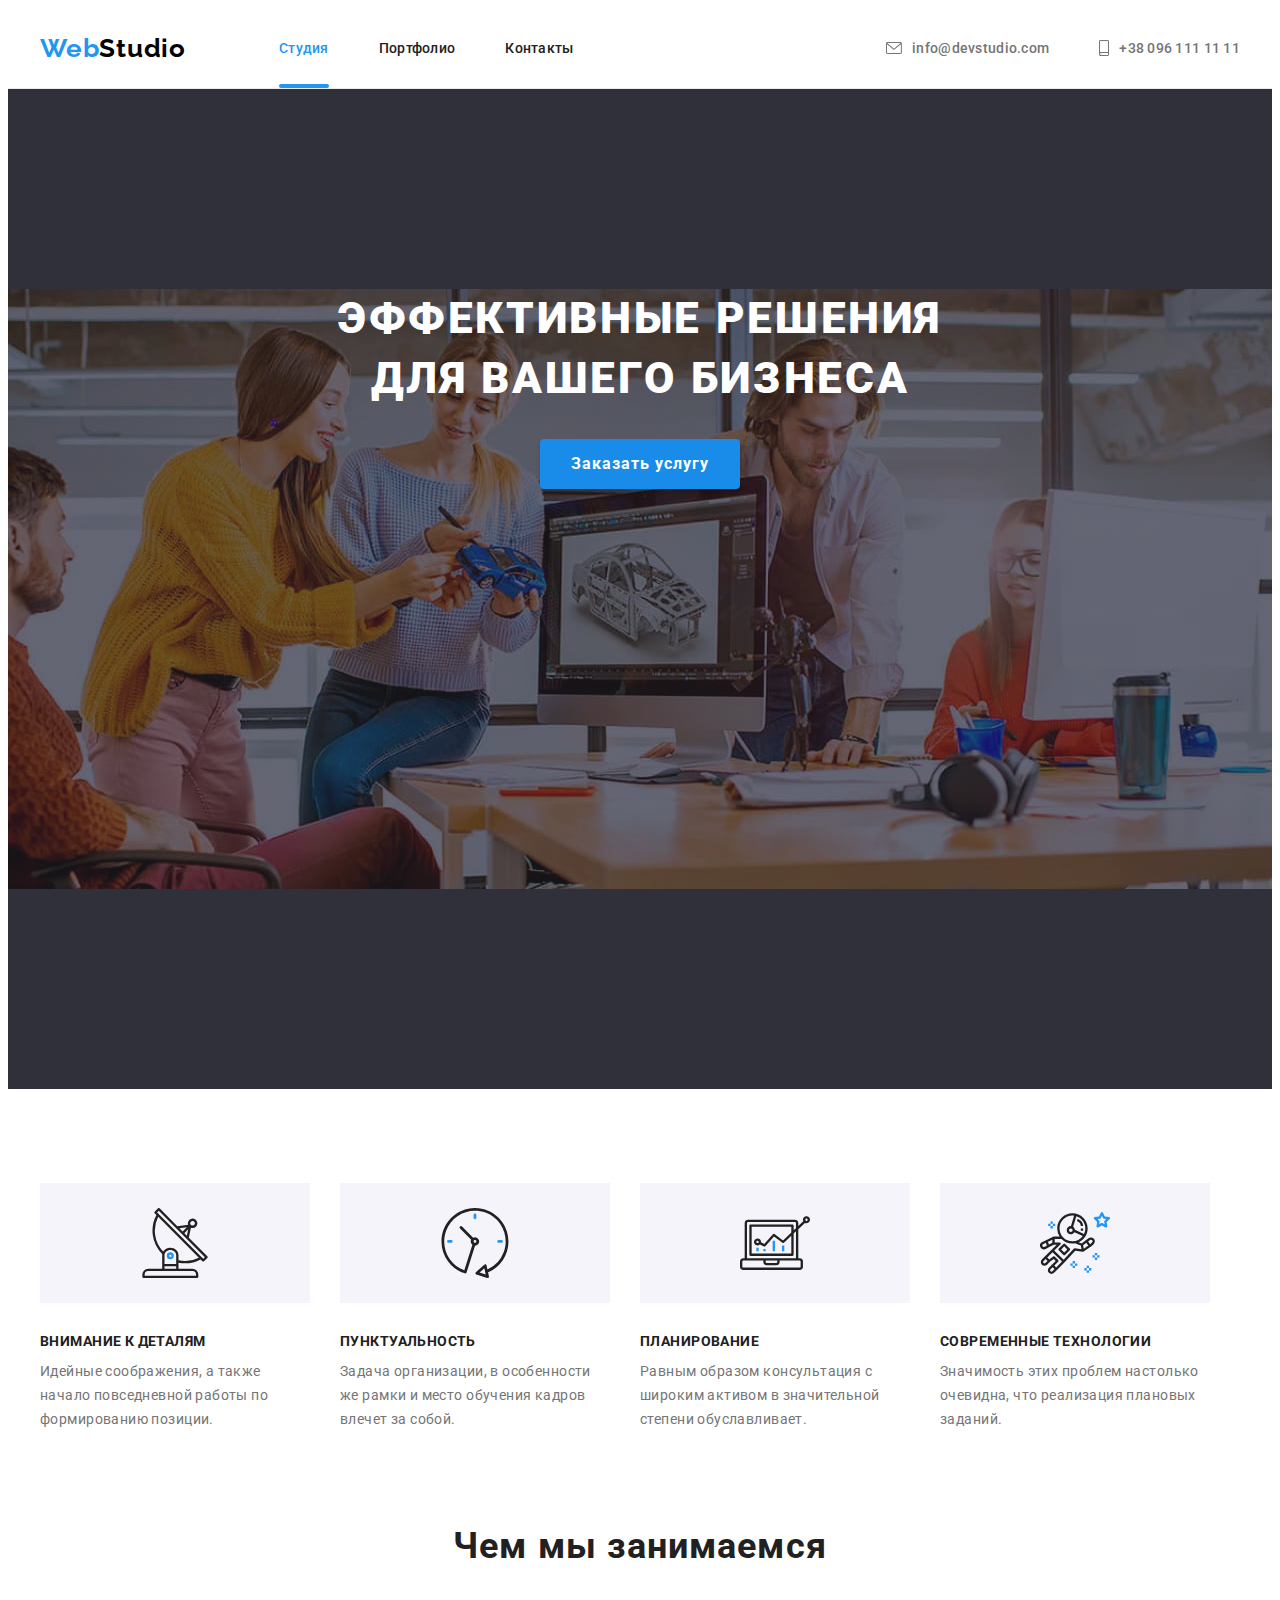
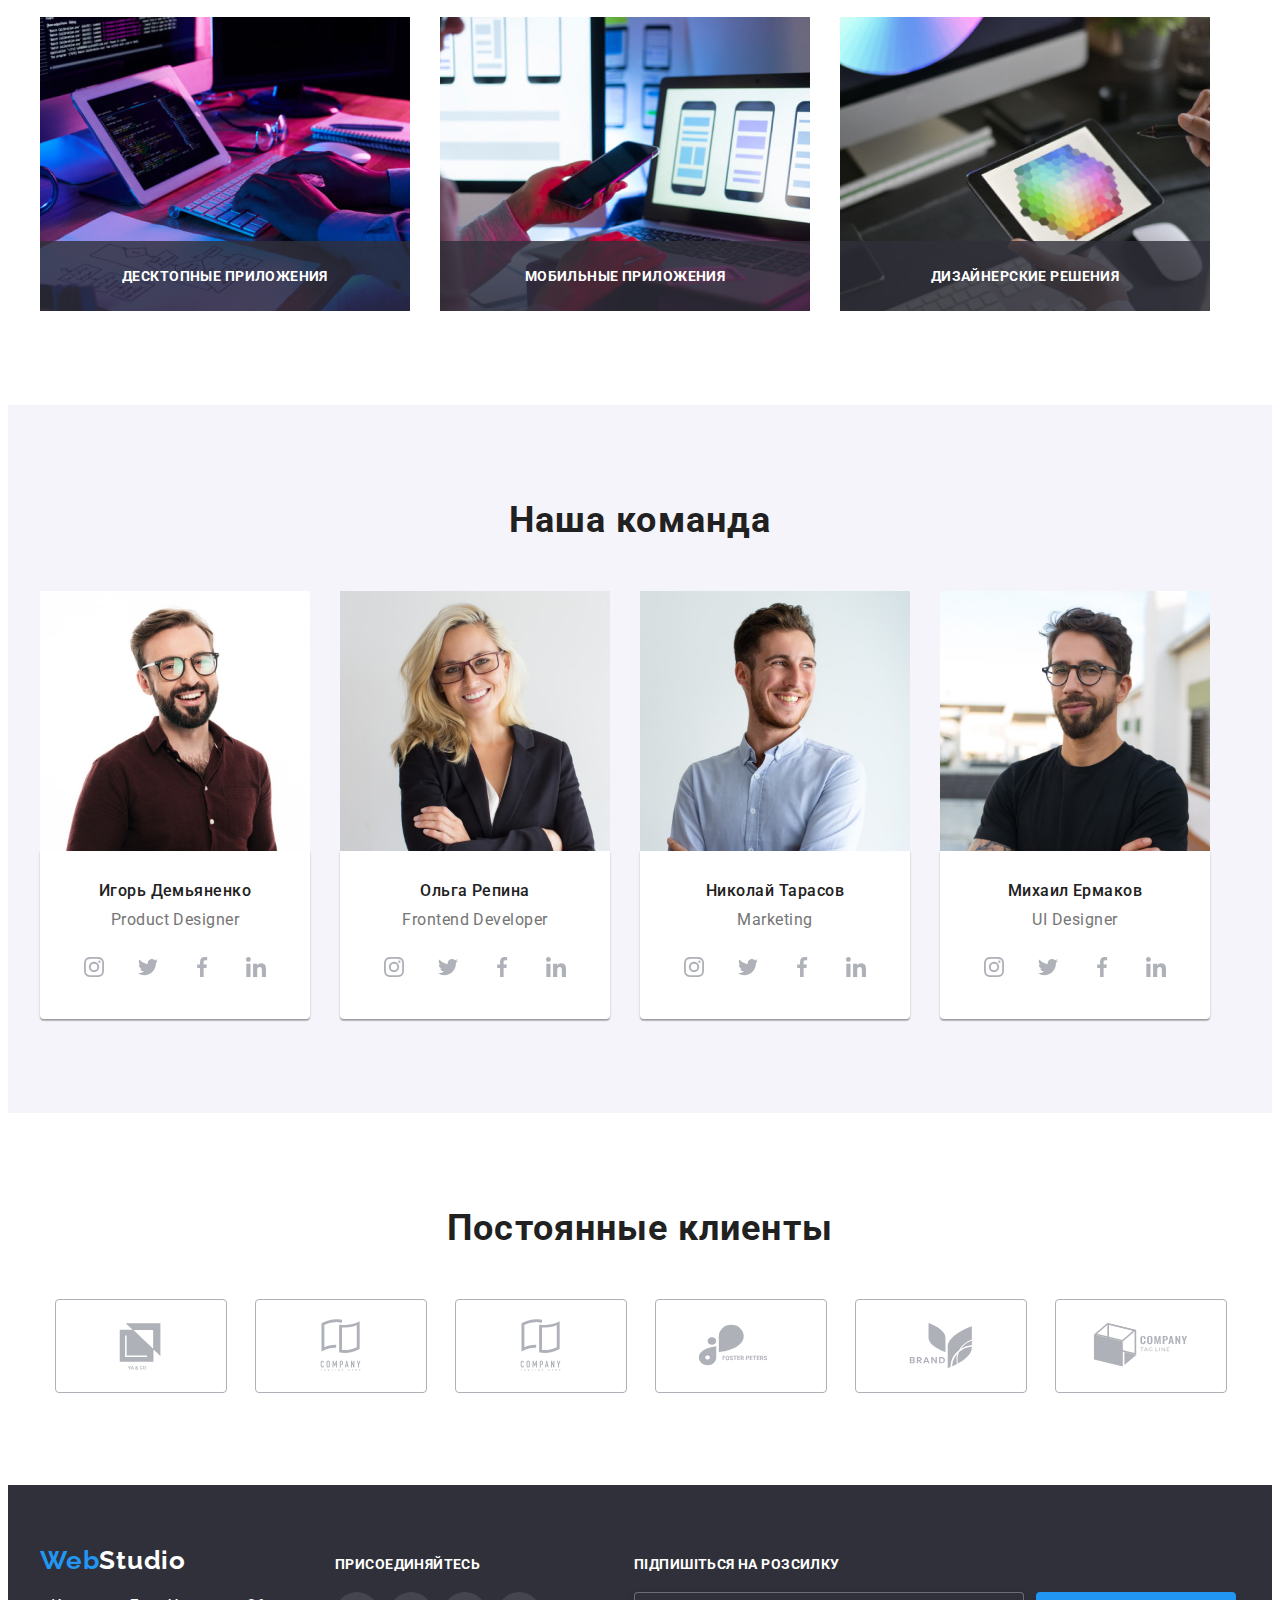
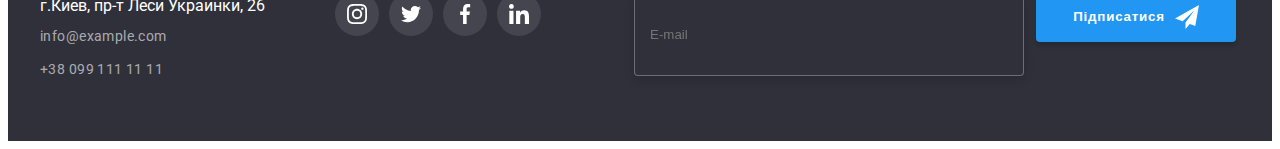
<file: index.html>
<!DOCTYPE html>
<html lang="ru">
  <head>
    <meta charset="UTF-8" />
    <meta http-equiv="X-UA-Compatible" content="IE=edge" />
    <meta name="viewport" content="width=device-width, initial-scale=1.0" />
    <title>WebStudio</title>
    <link
      rel="stylesheet"
      href="https://cdnjs.cloudflare.com/ajax/libs/modern-normalize/1.1.0/modern-normalize.min.css"
      integrity="sha512-wpPYUAdjBVSE4KJnH1VR1HeZfpl1ub8YT/NKx4PuQ5NmX2tKuGu6U/JRp5y+Y8XG2tV+wKQpNHVUX03MfMFn9Q=="
      crossorigin="anonymous"
      referrerpolicy="no-referrer"
    />
    <link rel="preconnect" href="https://fonts.googleapis.com" />
    <link rel="preconnect" href="https://fonts.gstatic.com" crossorigin />
    <link
      href="https://fonts.googleapis.com/css2?family=Raleway:wght@700&family=Roboto:wght@400;500;700;900&display=swap"
      rel="stylesheet"
    />
    <link rel="stylesheet" href="./css/styles.css" />
  </head>

  <body>
    <!-------------header------->
    <header class="header">
      <div class="container container-nav">
        <a class="logo link" href="./index.html"> <span>Web</span>Studio </a>
        <nav class="main-nav">
          <ul class="site-nav list">
            <li class="item">
              <a class="link current" href="">Студия </a>
            </li>
            <li class="item">
              <a class="link" href="./portfolio.html">Портфолио </a>
            </li>
            <li class="item">
              <a class="link" href="">Контакты </a>
            </li>
          </ul>
        </nav>
        <ul class="auth-nav list">
          <li class="item">
            <a class="contacts link" href="mailto:info@devstudio.com">
              <svg class="icon-auth-nav" width="16" height="12">
                <use href="./images/icons.svg#envelope"></use>
              </svg>
              info@devstudio.com
            </a>
          </li>
          <li class="item">
            <a class="contacts link" href="tel:+380961111111">
              <svg class="icon-auth-nav" width="10" height="16">
                <use href="./images/icons.svg#smartphone"></use>
              </svg>
              +38 096 111 11 11
            </a>
          </li>
        </ul>
      </div>
    </header>
    <main>
      <!-- Секция hero -->
      <section class="hero overlay">
        <div class="container">
          <h1 class="title">Эффективные решения для вашего бизнеса</h1>
          <div class="btn-container">
            <button class="btn-hero" type="button" data-modal-open>Заказать услугу</button>
          </div>
        </div>
      </section>
      <!-- Секция преимущества -->
      <section class="Benefits section">
        <div class="container">
          <h2 class="visually-hidden">Наши преимущества</h2>
          <ul class="Benefits-list list">
            <li>
              <div class="benefits-icons">
                <svg width="70" height="70">
                  <use href="./images/icons.svg#antenna"></use>
                </svg>
              </div>
              <h3 class="title">Внимание к деталям</h3>
              <p class="text">
                Идейные соображения, а также начало повседневной работы по формированию позиции.
              </p>
            </li>
            <li>
              <div class="benefits-icons">
                <svg width="70" height="70">
                  <use href="./images/icons.svg#clock"></use>
                </svg>
              </div>
              <h3 class="title">Пунктуальность</h3>
              <p class="text">
                Задача организации, в особенности же рамки и место обучения кадров влечет за собой.
              </p>
            </li>
            <li>
              <div class="benefits-icons">
                <svg width="70" height="70">
                  <use href="./images/icons.svg#diagram"></use>
                </svg>
              </div>
              <h3 class="title">Планирование</h3>
              <p class="text">
                Равным образом консультация с широким активом в значительной степени обуславливает.
              </p>
            </li>
            <li>
              <div class="benefits-icons">
                <svg width="70" height="70">
                  <use href="./images/icons.svg#astronaut"></use>
                </svg>
              </div>
              <h3 class="title">Современные технологии</h3>
              <p class="text">
                Значимость этих проблем настолько очевидна, что реализация плановых заданий.
              </p>
            </li>
          </ul>
        </div>
      </section>
      <!-- Секция чем мы занимаемся -->
      <section class="Work work-section">
        <div class="container">
          <h2 class="work-title">Чем мы занимаемся</h2>

          <ul class="work-list list">
            <li class="item">
              <div class="work-thumb">
                <img src="./images/main/box1.jpg" alt="Работа за клавиатурой" width="370" />
                <p class="work-text">Десктопные приложения</p>
              </div>
            </li>
            <li class="item">
              <div class="work-thumb">
                <img src="./images/main/box2.jpg" alt="Телефон и ноутбук" width="370" />
                <p class="work-text">Мобильные приложения</p>
              </div>
            </li>
            <li class="item">
              <div class="work-thumb">
                <img src="./images/main/box3.jpg" alt="Палитра на планшете" width="370" />
                <p class="work-text">Дизайнерские решения</p>
              </div>
            </li>
          </ul>
        </div>
      </section>
      <!-- Секция наша команда -->
      <section class="team section">
        <div class="container">
          <h2 class="team-title">Наша команда</h2>
          <ul class="team-list list">
            <li class="item">
              <img src="./images/main/team1.jpg" alt="Сотрудник1" width="270" />
              <div class="team-wrapper">
                <h3 class="team-descr">Игорь Демьяненко</h3>
                <p class="team-text" lang="en">Product Designer</p>

                <ul class="socials list">
                  <li class="socials-item">
                    <a
                      class="socials-link link"
                      href=""
                      target="_blank"
                      rel="noopener noreferrer"
                      aria-label="instagram"
                    >
                      <svg class="social-icons" width="20" height="20">
                        <use href="./images/icons.svg#instagram"></use>
                      </svg>
                    </a>
                  </li>
                  <li class="socials-item">
                    <a
                      class="socials-link link"
                      href=""
                      target="_blank"
                      rel="noopener noreferrer"
                      aria-label="instagram"
                    >
                      <svg class="social-icons" width="20" height="20">
                        <use href="./images/icons.svg#twitter"></use>
                      </svg>
                    </a>
                  </li>
                  <li class="socials-item">
                    <a
                      class="socials-link link"
                      href=""
                      target="_blank"
                      rel="noopener noreferrer"
                      aria-label="instagram"
                    >
                      <svg class="social-icons" width="20" height="20">
                        <use href="./images/icons.svg#facebook"></use>
                      </svg>
                    </a>
                  </li>
                  <li class="socials-item">
                    <a
                      class="socials-link link"
                      href=""
                      target="_blank"
                      rel="noopener noreferrer"
                      aria-label="instagram"
                    >
                      <svg class="social-icons" width="20" height="20">
                        <use href="./images/icons.svg#linkedin"></use>
                      </svg>
                    </a>
                  </li>
                </ul>
              </div>
            </li>
            <li class="item">
              <img src="./images/main/team2.jpg" alt="Сотрудник2" width="270" />
              <div class="team-wrapper">
                <h3 class="team-descr">Ольга Репина</h3>
                <p class="team-text" lang="en">Frontend Developer</p>
                <ul class="socials list">
                  <li class="socials-item">
                    <a
                      class="socials-link link"
                      href=""
                      target="_blank"
                      rel="noopener noreferrer"
                      aria-label="instagram"
                    >
                      <svg class="social-icons" width="20" height="20">
                        <use href="./images/icons.svg#instagram"></use>
                      </svg>
                    </a>
                  </li>
                  <li class="socials-item">
                    <a
                      class="socials-link link"
                      href=""
                      target="_blank"
                      rel="noopener noreferrer"
                      aria-label="instagram"
                    >
                      <svg class="social-icons" width="20" height="20">
                        <use href="./images/icons.svg#twitter"></use>
                      </svg>
                    </a>
                  </li>
                  <li class="socials-item">
                    <a
                      class="socials-link link"
                      href=""
                      target="_blank"
                      rel="noopener noreferrer"
                      aria-label="instagram"
                    >
                      <svg class="social-icons" width="20" height="20">
                        <use href="./images/icons.svg#facebook"></use>
                      </svg>
                    </a>
                  </li>
                  <li class="socials-item">
                    <a
                      class="socials-link link"
                      href=""
                      target="_blank"
                      rel="noopener noreferrer"
                      aria-label="instagram"
                    >
                      <svg class="social-icons" width="20" height="20">
                        <use href="./images/icons.svg#linkedin"></use>
                      </svg>
                    </a>
                  </li>
                </ul>
              </div>
            </li>
            <li class="item">
              <img src="./images/main/team3.jpg" alt="Сотрудник3" width="270" />
              <div class="team-wrapper">
                <h3 class="team-descr">Николай Тарасов</h3>
                <p class="team-text" lang="en">Marketing</p>
                <ul class="socials list">
                  <li class="socials-item">
                    <a
                      class="socials-link link"
                      href=""
                      target="_blank"
                      rel="noopener noreferrer"
                      aria-label="instagram"
                    >
                      <svg class="social-icons" width="20" height="20">
                        <use href="./images/icons.svg#instagram"></use>
                      </svg>
                    </a>
                  </li>
                  <li class="socials-item">
                    <a
                      class="socials-link link"
                      href=""
                      target="_blank"
                      rel="noopener noreferrer"
                      aria-label="instagram"
                    >
                      <svg class="social-icons" width="20" height="20">
                        <use href="./images/icons.svg#twitter"></use>
                      </svg>
                    </a>
                  </li>
                  <li class="socials-item">
                    <a
                      class="socials-link link"
                      href=""
                      target="_blank"
                      rel="noopener noreferrer"
                      aria-label="instagram"
                    >
                      <svg class="social-icons" width="20" height="20">
                        <use href="./images/icons.svg#facebook"></use>
                      </svg>
                    </a>
                  </li>
                  <li class="socials-item">
                    <a
                      class="socials-link link"
                      href=""
                      target="_blank"
                      rel="noopener noreferrer"
                      aria-label="instagram"
                    >
                      <svg class="social-icons" width="20" height="20">
                        <use href="./images/icons.svg#linkedin"></use>
                      </svg>
                    </a>
                  </li>
                </ul>
              </div>
            </li>
            <li class="item">
              <img src="./images/main/team4.jpg" alt="Сотрудник4" width="270" />
              <div class="team-wrapper">
                <h3 class="team-descr">Михаил Ермаков</h3>
                <p class="team-text" lang="en">UI Designer</p>
                <ul class="socials list">
                  <li class="socials-item">
                    <a
                      class="socials-link link"
                      href=""
                      target="_blank"
                      rel="noopener noreferrer"
                      aria-label="instagram"
                    >
                      <svg class="social-icons" width="20" height="20">
                        <use href="./images/icons.svg#instagram"></use>
                      </svg>
                    </a>
                  </li>
                  <li class="socials-item">
                    <a
                      class="socials-link link"
                      href=""
                      target="_blank"
                      rel="noopener noreferrer"
                      aria-label="instagram"
                    >
                      <svg class="social-icons" width="20" height="20">
                        <use href="./images/icons.svg#twitter"></use>
                      </svg>
                    </a>
                  </li>
                  <li class="socials-item">
                    <a
                      class="socials-link link"
                      href=""
                      target="_blank"
                      rel="noopener noreferrer"
                      aria-label="instagram"
                    >
                      <svg class="social-icons" width="20" height="20">
                        <use href="./images/icons.svg#facebook"></use>
                      </svg>
                    </a>
                  </li>
                  <li class="socials-item">
                    <a
                      class="socials-link link"
                      href=""
                      target="_blank"
                      rel="noopener noreferrer"
                      aria-label="instagram"
                    >
                      <svg class="social-icons" width="20" height="20">
                        <use href="./images/icons.svg#linkedin"></use>
                      </svg>
                    </a>
                  </li>
                </ul>
              </div>
            </li>
          </ul>
        </div>
      </section>
      <!-------Наши клиенты --------->
      <section class="clients section">
        <div class="container">
          <h2 class="clients-title">Постоянные клиенты</h2>
          <ul class="clients-list list">
            <li class="clients-item">
              <a
                class="clients-link"
                href=""
                target="_blank"
                rel="noopener noreferrer"
                aria-label="company1"
              >
                <svg class="clients-icon" width="106" height="60">
                  <use href="./images/icons.svg#logo"></use>
                </svg>
              </a>
            </li>
            <li class="clients-item">
              <a
                class="clients-link"
                href=""
                target="_blank"
                rel="noopener noreferrer"
                aria-label="company2"
              >
                <svg class="clients-icon" width="106" height="60">
                  <use href="./images/icons.svg#logo1"></use>
                </svg>
              </a>
            </li>
            <li class="clients-item">
              <a
                class="clients-link"
                href=""
                target="_blank"
                rel="noopener noreferrer"
                aria-label="company3"
              >
                <svg class="clients-icon" width="106" height="60">
                  <use href="./images/icons.svg#logo1"></use>
                </svg>
              </a>
            </li>
            <li class="clients-item">
              <a
                class="clients-link"
                href=""
                target="_blank"
                rel="noopener noreferrer"
                aria-label="company4"
              >
                <svg class="clients-icon" width="106" height="60">
                  <use href="./images/icons.svg#logo3"></use>
                </svg>
              </a>
            </li>
            <li class="clients-item">
              <a
                class="clients-link"
                href=""
                target="_blank"
                rel="noopener noreferrer"
                aria-label="company5"
              >
                <svg class="clients-icon" width="106" height="60">
                  <use href="./images/icons.svg#logo4"></use>
                </svg>
              </a>
            </li>
            <li class="clients-item">
              <a
                class="clients-link"
                href=""
                target="_blank"
                rel="noopener noreferrer"
                aria-label="company6"
              >
                <svg class="clients-icon" width="106" height="60">
                  <use href="./images/icons.svg#logo5"></use>
                </svg>
              </a>
            </li>
          </ul>
        </div>
      </section>
    </main>
    <!-------- Подвал------- -->
    <footer class="footer">
      <div class="container footer-container">
        <div class="left">
          <a class="logo-footer link" href="./index.html"> <span>Web</span>Studio </a>
          <address>
            <ul class="Address list">
              <li class="item">
                <a
                  class="address-map link"
                  href="https://goo.gl/maps/EmExBme9vj8FNuMq9"
                  target="_blank"
                  rel="noreferrer noopener"
                  >г.Киев, пр-т Леси Украинки, 26</a
                >
              </li>
              <li class="item">
                <a class="address-contact link" href="maito:info@example.com">info@example.com</a>
              </li>
              <li class="item">
                <a class="address-contact link" href="tel:+380991111111">+38 099 111 11 11</a>
              </li>
            </ul>
          </address>
        </div>
        <div class="right">
          <h3 class="right-title">присоединяйтесь</h3>
          <ul class="socials list">
            <li class="socials-item">
              <a
                class="socials-link socials-footer link"
                href=""
                target="_blank"
                rel="noopener noreferrer"
                aria-label="instagram"
              >
                <svg class="social-icons" width="20" height="20">
                  <use href="./images/icons.svg#instagram"></use>
                </svg>
              </a>
            </li>
            <li class="socials-item">
              <a
                class="socials-link socials-footer link"
                href=""
                target="_blank"
                rel="noopener noreferrer"
                aria-label="instagram"
              >
                <svg class="social-icons" width="20" height="20">
                  <use href="./images/icons.svg#twitter"></use>
                </svg>
              </a>
            </li>
            <li class="socials-item">
              <a
                class="socials-link socials-footer link"
                href=""
                target="_blank"
                rel="noopener noreferrer"
                aria-label="instagram"
              >
                <svg class="social-icons" width="20" height="20">
                  <use href="./images/icons.svg#facebook"></use>
                </svg>
              </a>
            </li>
            <li class="socials-item">
              <a
                class="socials-link socials-footer link"
                href=""
                target="_blank"
                rel="noopener noreferrer"
                aria-label="instagram"
              >
                <svg class="social-icons" width="20" height="20">
                  <use href="./images/icons.svg#linkedin"></use>
                </svg>
              </a>
            </li>
          </ul>
        </div>

        <form class="form-footer" name="subscribe">
          <h2 class="form-title">Підпишіться на розсилку</h2>
          <div class="form-footer-wrap">
            <label>
              <input class="form-footer-email" type="email" name="email" placeholder="E-mail" />
            </label>
            <button class="form-footer-btn" type="submit">
              Підписатися
              <svg width="24" height="24">
                <use href="./images/icons.svg#icon-send"></use>
              </svg>
            </button>
          </div>
        </form>
      </div>
    </footer>
    <div class="backdrop is-hidden" data-modal>
      <div class="modal">
        <button class="modal-btn" data-modal-close>
          <svg class="modal-btn-icon" width="18" height="18">
            <use href="./images/icons.svg#close"></use>
          </svg>
        </button>

        <form class="form-modal">
          <div class="registr-form-group" role="group">
            <span class="modal-title">Залиште свої дані, ми вам передзвонимо</span>

            <label class="form-modal-label">
              <span class="label-title">Ім'я</span>
              <input class="form-modal-field" type="text" name="user-mane" />
              <svg class="form-icon" width="18" height="18">
                <use href="./images/icons.svg#person-modal"></use>
              </svg>
            </label>
            <label class="form-modal-label">
              <span class="label-title">Телефон</span>
              <input class="form-modal-field" type="tel" name="user-tel" />
              <svg class="form-icon" width="18" height="18">
                <use href="./images/icons.svg#phone-modal"></use>
              </svg>
            </label>
            <label class="form-modal-label">
              <span class="label-title">Пошта</span>
              <input class="form-modal-field" type="email" name="user-email" />
              <svg class="form-icon" width="18" height="18">
                <use href="./images/icons.svg#email-modal"></use>
              </svg>
            </label>
            <label class="form-modal-textarea">
              <span class="label-title">Коментар</span>
              <textarea name="user-comment" rows="10" placeholder="Введіть текст"></textarea>
            </label>
          </div>

          <label class="form-modal-checkbox">
            <input class="checkbox-input visually-hidden" type="checkbox" name="license" />
            <svg class="checkbox-icon" width="16" height="15">
              <use class="checkbox-icon-uncheck" href="./images/icons.svg#uncheck-icon"></use>
              <use class="checkbox-icon-check" href="./images/icons.svg#check-icon"></use>
            </svg>
            <span class="form-agreement">Погоджуюся з розсилкою та приймаю&nbsp;</span>
            <a class="link-license" href="">Умови договору</a>
          </label>
          <button class="form-modal-btn" type="submit">Відправити</button>
        </form>
      </div>
    </div>
    <script src="./js/modal.js"></script>
  </body>
</html>
</file>
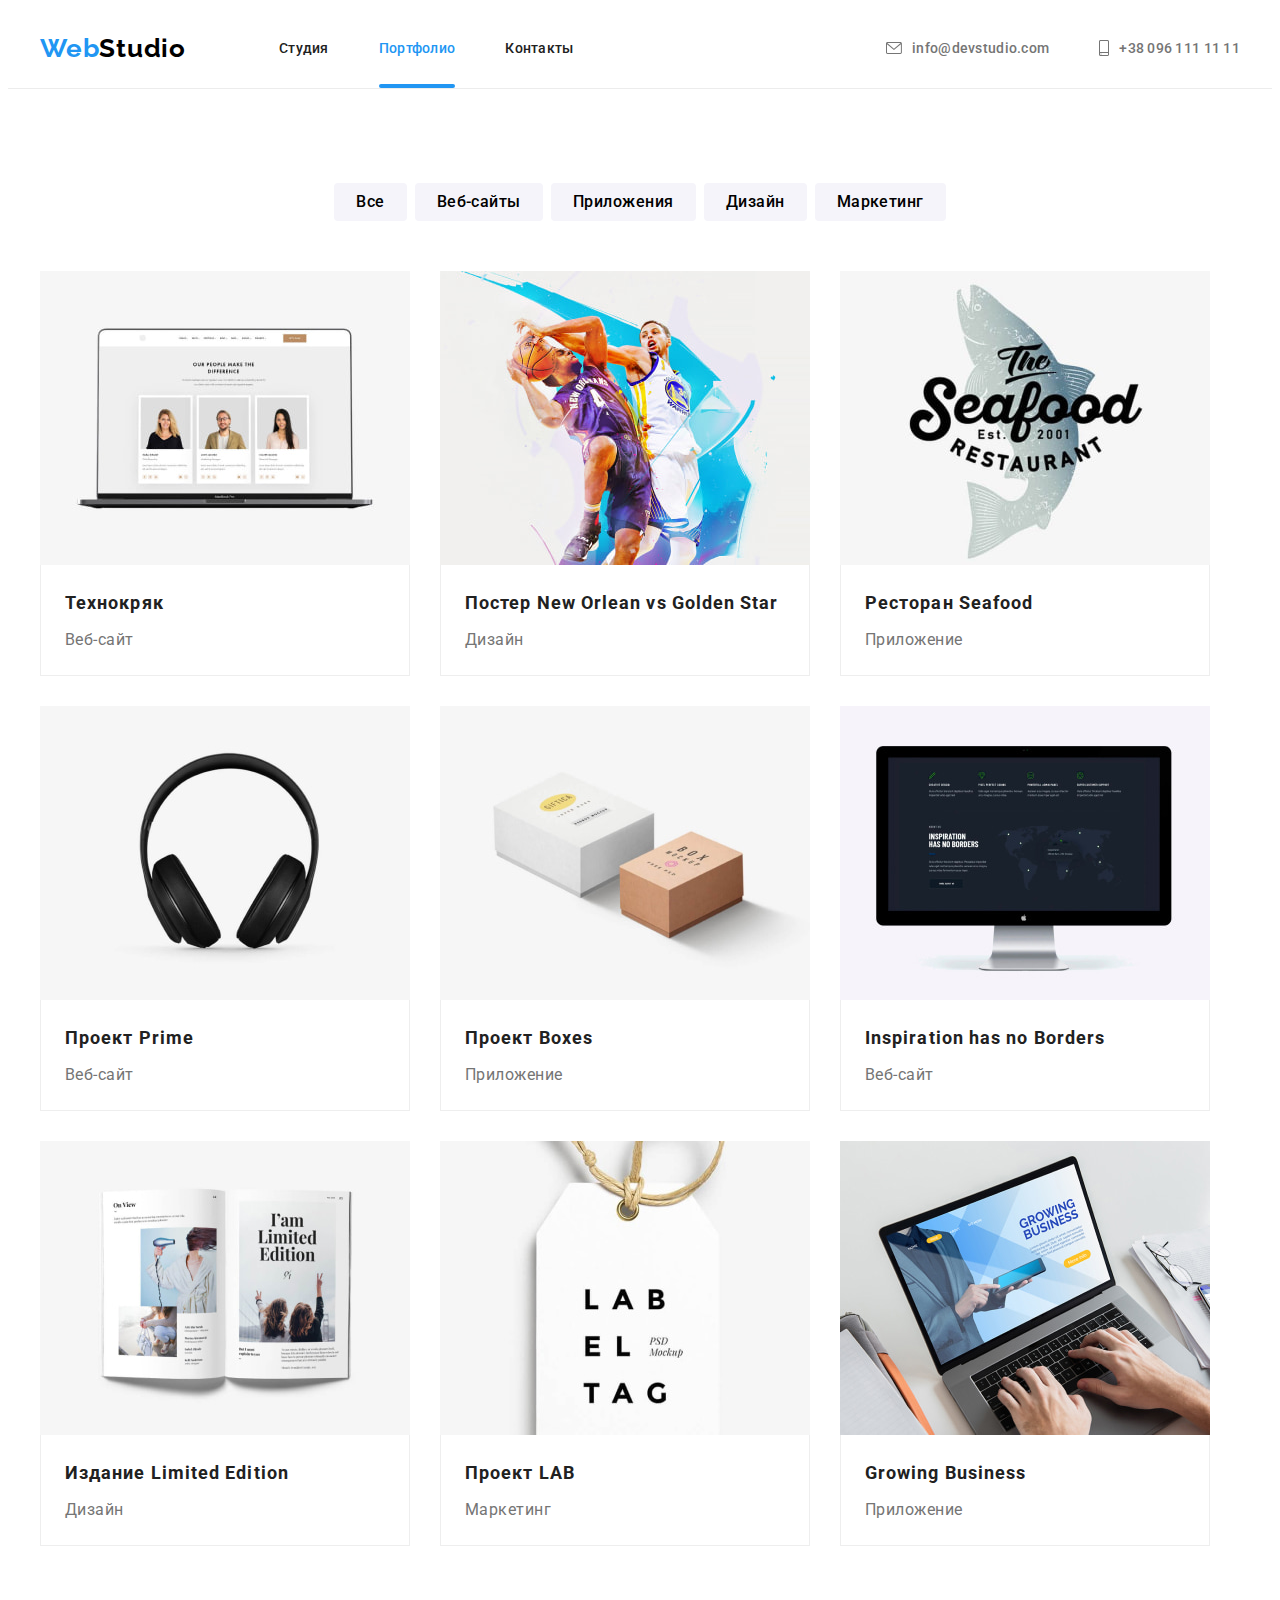
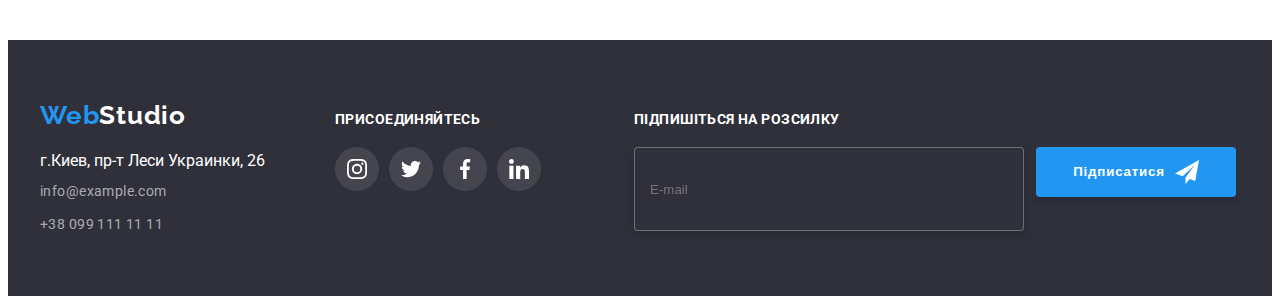
<file: portfolio.html>
<!DOCTYPE html>
<html lang="ru">
  <head>
    <meta charset="UTF-8" />
    <meta http-equiv="X-UA-Compatible" content="IE=edge" />
    <meta name="viewport" content="width=device-width, initial-scale=1.0" />
    <title>Portfolio</title>
    <link
      rel="stylesheet"
      href="https://cdnjs.cloudflare.com/ajax/libs/modern-normalize/1.1.0/modern-normalize.min.css"
      integrity="sha512-wpPYUAdjBVSE4KJnH1VR1HeZfpl1ub8YT/NKx4PuQ5NmX2tKuGu6U/JRp5y+Y8XG2tV+wKQpNHVUX03MfMFn9Q=="
      crossorigin="anonymous"
      referrerpolicy="no-referrer"
    />
    <link rel="preconnect" href="https://fonts.googleapis.com" />
    <link rel="preconnect" href="https://fonts.gstatic.com" crossorigin />
    <link
      href="https://fonts.googleapis.com/css2?family=Raleway:wght@700&family=Roboto:wght@400;500;700;900&display=swap"
      rel="stylesheet"
    />
    <link rel="stylesheet" href="./css/styles.css" />
  </head>

  <body>
    <!--шапка-------------->
    <header class="header">
      <div class="container container-nav">
        <a class="logo link" href="./index.html"> <span>Web</span>Studio </a>
        <nav class="main-nav">
          <ul class="site-nav list">
            <li class="item">
              <a class="link" href="./index.html">Студия </a>
            </li>
            <li class="item">
              <a class="link current" href="./portfolio.html">Портфолио </a>
            </li>
            <li class="item">
              <a class="link" href="">Контакты </a>
            </li>
          </ul>
        </nav>
        <ul class="auth-nav list">
          <li class="item">
            <a class="contacts link" href="mailto:info@devstudio.com">
              <svg class="icon-auth-nav" width="16" height="12">
                <use href="./images/icons.svg#envelope"></use>
              </svg>
              info@devstudio.com
            </a>
          </li>
          <li class="item">
            <a class="contacts link" href="tel:+380961111111">
              <svg class="icon-auth-nav" width="10" height="16">
                <use href="./images/icons.svg#smartphone"></use>
              </svg>
              +38 096 111 11 11
            </a>
          </li>
        </ul>
      </div>
    </header>
    <main>
      <section class="portfolio section">
        <!------ фильтр кнопок ------->
        <div class="container portfolio-container">
          <h1 class="visually-hidden">Наши работы</h1>
          <ul class="portfolio-btn list">
            <li class="item"><button class="btn" type="button">Все</button></li>
            <li class="item"><button class="btn" type="button">Веб-сайты</button></li>
            <li class="item"><button class="btn" type="button">Приложения</button></li>
            <li class="item"><button class="btn" type="button">Дизайн</button></li>
            <li class="item"><button class="btn" type="button">Маркетинг</button></li>
          </ul>

          <!------ секция портфолио ----- -->

          <ul class="portfolio-list list">
            <li class="item">
              <a class="portfolio-link link" href="">
                <div class="portfolio-box">
                  <img src="./images/portfolio/pic1.jpg" alt="ноутбук" width="370" height="294" />
                  <div class="portfolio-overlay">
                    <p class="portfolio-overlay-text">
                      Ресурс предлагает комплексные предложения с разным уровнем функционала и
                      сервисов. Все это позволит посетителю получить исчерпывающие сведения о
                      компании или частном лице.
                    </p>
                  </div>
                </div>

                <div class="portfolio-wrapper">
                  <h2 class="portfolio-title">Технокряк</h2>
                  <p class="portfolio-text">Веб-сайт</p>
                </div>
              </a>
            </li>
            <li class="item">
              <a class="portfolio-link link" href="">
                <div class="portfolio-box">
                  <img
                    src="./images/portfolio/pic2.jpg"
                    alt="баскейтболисты"
                    width="370"
                    height="294"
                  />
                  <div class="portfolio-overlay">
                    <p class="portfolio-overlay-text">
                      Lorem ipsum dolor sit amet consectetur adipisicing elit. Expedita, recusandae.
                    </p>
                  </div>
                </div>
                <div class="portfolio-wrapper">
                  <h2 class="portfolio-title">Постер New Orlean vs Golden Star</h2>
                  <p class="portfolio-text">Дизайн</p>
                </div>
              </a>
            </li>
            <li class="item">
              <a class="portfolio-link link" href="">
                <div class="portfolio-box">
                  <img
                    src="./images/portfolio/pic3.jpg"
                    alt="постер ресторана"
                    width="370"
                    height="294"
                  />
                  <div class="portfolio-overlay">
                    <p class="portfolio-overlay-text">
                      Lorem ipsum dolor sit amet consectetur adipisicing elit. Expedita, recusandae.
                    </p>
                  </div>
                </div>
                <div class="portfolio-wrapper">
                  <h2 class="portfolio-title">Ресторан Seafood</h2>
                  <p class="portfolio-text">Приложение</p>
                </div>
              </a>
            </li>
            <li class="item">
              <a class="portfolio-link link" href="">
                <div class="portfolio-box">
                  <img src="./images/portfolio/pic4.jpg" alt="наушники" width="370" height="294" />
                  <div class="portfolio-overlay">
                    <p class="portfolio-overlay-text">
                      Lorem ipsum dolor sit amet consectetur adipisicing elit. Expedita, recusandae.
                    </p>
                  </div>
                </div>
                <div class="portfolio-wrapper">
                  <h2 class="portfolio-title">Проект Prime</h2>
                  <p class="portfolio-text">Веб-сайт</p>
                </div>
              </a>
            </li>
            <li class="item">
              <a class="portfolio-link link" href="">
                <div class="portfolio-box">
                  <img src="./images/portfolio/pic5.jpg" alt="коробки" width="370" height="294" />
                  <div class="portfolio-overlay">
                    <p class="portfolio-overlay-text">
                      Lorem ipsum dolor sit amet consectetur adipisicing elit. Expedita, recusandae.
                    </p>
                  </div>
                </div>
                <div class="portfolio-wrapper">
                  <h2 class="portfolio-title">Проект Boxes</h2>
                  <p class="portfolio-text">Приложение</p>
                </div>
              </a>
            </li>
            <li class="item">
              <a class="portfolio-link link" href="">
                <div class="portfolio-box">
                  <img src="./images/portfolio/pic6.jpg" alt="монитор" width="370" height="294" />
                  <div class="portfolio-overlay">
                    <p class="portfolio-overlay-text">
                      Lorem ipsum dolor sit amet consectetur adipisicing elit. Expedita, recusandae.
                    </p>
                  </div>
                </div>
                <div class="portfolio-wrapper">
                  <h2 class="portfolio-title">Inspiration has no Borders</h2>
                  <p class="portfolio-text">Веб-сайт</p>
                </div>
              </a>
            </li>
            <li class="item">
              <a class="portfolio-link link" href="">
                <div class="portfolio-box">
                  <img src="./images/portfolio/pic7.jpg" alt="книга" width="370" height="294" />
                  <div class="portfolio-overlay">
                    <p class="portfolio-overlay-text">
                      Lorem ipsum dolor sit amet consectetur adipisicing elit. Expedita, recusandae.
                    </p>
                  </div>
                </div>
                <div class="portfolio-wrapper">
                  <h2 class="portfolio-title">Издание Limited Edition</h2>
                  <p class="portfolio-text">Дизайн</p>
                </div>
              </a>
            </li>
            <li class="item">
              <a class="portfolio-link link" href="">
                <div class="portfolio-box">
                  <img src="./images/portfolio/pic8.jpg" alt="бирка" width="370" height="294" />
                  <div class="portfolio-overlay">
                    <p class="portfolio-overlay-text">
                      Lorem ipsum dolor sit amet consectetur adipisicing elit. Expedita, recusandae.
                    </p>
                  </div>
                </div>
                <div class="portfolio-wrapper">
                  <h2 class="portfolio-title">Проект LAB</h2>
                  <p class="portfolio-text">Маркетинг</p>
                </div>
              </a>
            </li>
            <li class="item">
              <a class="portfolio-link link" href="">
                <div class="portfolio-box">
                  <img src="./images/portfolio/pic9.jpg" alt="ноутбук" width="370" height="294" />
                  <div class="portfolio-overlay">
                    <p class="portfolio-overlay-text">
                      Lorem ipsum dolor sit amet consectetur adipisicing elit. Expedita, recusandae.
                    </p>
                  </div>
                </div>
                <div class="portfolio-wrapper">
                  <h2 class="portfolio-title">Growing Business</h2>
                  <p class="portfolio-text">Приложение</p>
                </div>
              </a>
            </li>
          </ul>
        </div>
      </section>
    </main>
    <!-------- Подвал------------------->
    <footer class="footer">
      <div class="container footer-container">
        <div class="left">
          <a class="logo-footer link" href="./index.html"> <span>Web</span>Studio </a>
          <address>
            <ul class="Address list">
              <li class="item">
                <a
                  class="address-map link"
                  href="https://goo.gl/maps/EmExBme9vj8FNuMq9"
                  target="_blank"
                  rel="noreferrer noopener"
                  >г.Киев, пр-т Леси Украинки, 26</a
                >
              </li>
              <li class="item">
                <a class="address-contact link" href="maito:info@example.com">info@example.com</a>
              </li>
              <li class="item">
                <a class="address-contact link" href="tel:+380991111111">+38 099 111 11 11</a>
              </li>
            </ul>
          </address>
        </div>
        <div class="right">
          <h3 class="right-title">присоединяйтесь</h3>
          <ul class="socials list">
            <li class="socials-item">
              <a
                class="socials-link socials-footer link"
                href=""
                target="_blank"
                rel="noopener noreferrer"
                aria-label="instagram"
              >
                <svg class="social-icons" width="20" height="20">
                  <use href="./images/icons.svg#instagram"></use>
                </svg>
              </a>
            </li>
            <li class="socials-item">
              <a
                class="socials-link socials-footer link"
                href=""
                target="_blank"
                rel="noopener noreferrer"
                aria-label="instagram"
              >
                <svg class="social-icons" width="20" height="20">
                  <use href="./images/icons.svg#twitter"></use>
                </svg>
              </a>
            </li>
            <li class="socials-item">
              <a
                class="socials-link socials-footer link"
                href=""
                target="_blank"
                rel="noopener noreferrer"
                aria-label="instagram"
              >
                <svg class="social-icons" width="20" height="20">
                  <use href="./images/icons.svg#facebook"></use>
                </svg>
              </a>
            </li>
            <li class="socials-item">
              <a
                class="socials-link socials-footer link"
                href=""
                target="_blank"
                rel="noopener noreferrer"
                aria-label="instagram"
              >
                <svg class="social-icons" width="20" height="20">
                  <use href="./images/icons.svg#linkedin"></use>
                </svg>
              </a>
            </li>
          </ul>
        </div>

        <form class="form-footer" name="subscribe">
          <h2 class="form-title">Підпишіться на розсилку</h2>
          <div class="form-footer-wrap">
            <label>
              <input class="form-footer-email" type="email" name="email" placeholder="E-mail" />
            </label>
            <button class="form-footer-btn" type="submit">
              Підписатися
              <svg width="24" height="24">
                <use href="./images/icons.svg#icon-send"></use>
              </svg>
            </button>
          </div>
        </form>
      </div>
    </footer>
  </body>
</html>
</file>
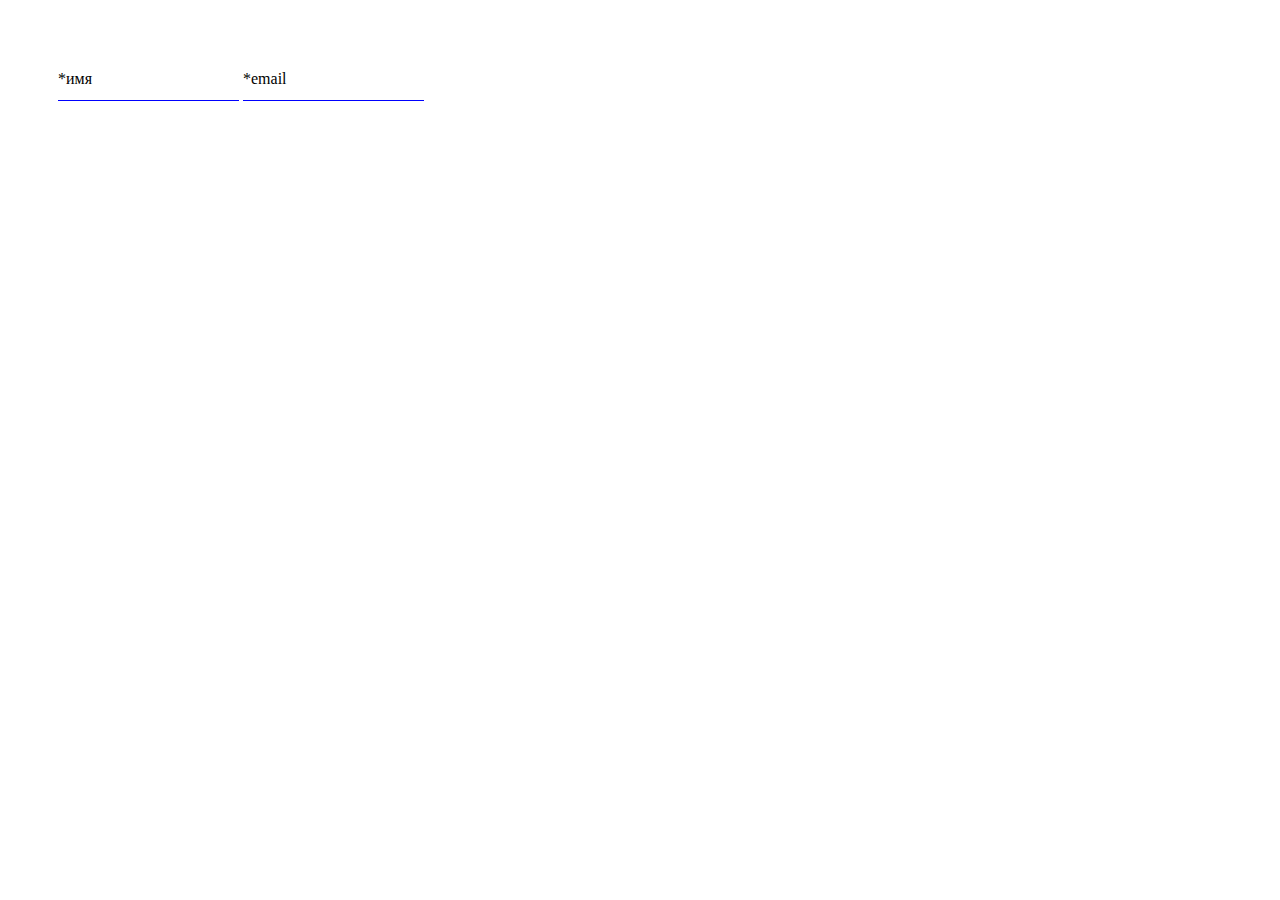
<file: css/test.html>
<!DOCTYPE html>
<html lang="en">
  <head>
    <meta charset="UTF-8" />
    <meta http-equiv="X-UA-Compatible" content="IE=edge" />
    <meta name="viewport" content="width=device-width, initial-scale=1.0" />
    <title>Document</title>
    <link rel="stylesheet" href="./test.css" />
  </head>
  <body>
    <form>
      <label class="contact-form-group">
        <input class="contact-form-input" type="text" name="user-name" placeholder="Иванов Иван" />
        <span class="contact-form-label">*имя</span>
      </label>
      <labe class="contact-form-group">
        <input class="contact-form-input" type="email" name="email" placeholder="popa@gmail.com"/>
        <span class="contact-form-label">*email</span>
      </label>
    </form>
  </body>
</html>

<!DOCTYPE html>
<html lang="en">
<head>
  <meta charset="UTF-8">
  <meta http-equiv="X-UA-Compatible" content="IE=edge">
  <meta name="viewport" content="width=device-width, initial-scale=1.0">
  <title>Document</title>
</head>
<body>
  
</body>
</html>
</file>
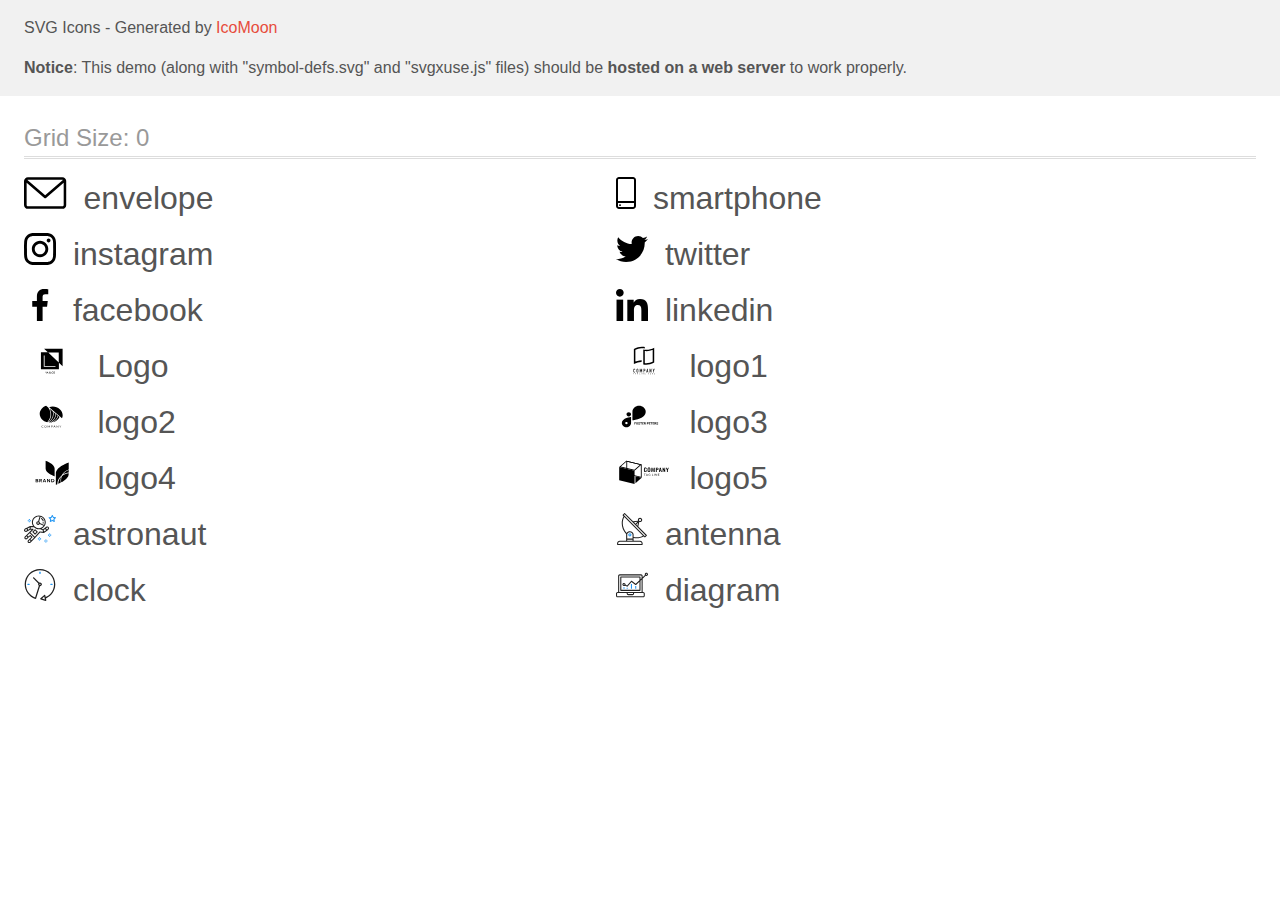
<file: images/icons/icomoon/demo-external-svg.html>
<!doctype html>
<html>
<head>
    <title>IcoMoon - SVG Icons</title>
    <meta charset="utf-8">
    <meta name="viewport" content="width=device-width, initial-scale=1">
    <link rel="stylesheet" href="demo-files/demo.css">
    <link rel="stylesheet" href="style.css">
</head>
<body>
<header class="bgc1 clearfix">
<div class="mhl">
    <p>SVG Icons - Generated by <a href="https://icomoon.io/app">IcoMoon</a></p><p><strong>Notice</strong>: This demo (along with "symbol-defs.svg" and "svgxuse.js" files) should be <b>hosted on a web server</b> to work properly.</p>
</div>
</header>
    <div class="clearfix mhl ptl">
        <h1 class="mvm mtn fgc1">Grid Size: 0</h1>
        <div class="glyph fs1">
            <div class="clearfix pbs">
                <svg class="icon envelope"><use xlink:href="symbol-defs.svg#envelope"></use></svg><span class="name"> envelope</span>
            </div>
        </div>
        <div class="glyph fs1">
            <div class="clearfix pbs">
                <svg class="icon smartphone"><use xlink:href="symbol-defs.svg#smartphone"></use></svg><span class="name"> smartphone</span>
            </div>
        </div>
        <div class="glyph fs1">
            <div class="clearfix pbs">
                <svg class="icon instagram"><use xlink:href="symbol-defs.svg#instagram"></use></svg><span class="name"> instagram</span>
            </div>
        </div>
        <div class="glyph fs1">
            <div class="clearfix pbs">
                <svg class="icon twitter"><use xlink:href="symbol-defs.svg#twitter"></use></svg><span class="name"> twitter</span>
            </div>
        </div>
        <div class="glyph fs1">
            <div class="clearfix pbs">
                <svg class="icon facebook"><use xlink:href="symbol-defs.svg#facebook"></use></svg><span class="name"> facebook</span>
            </div>
        </div>
        <div class="glyph fs1">
            <div class="clearfix pbs">
                <svg class="icon linkedin"><use xlink:href="symbol-defs.svg#linkedin"></use></svg><span class="name"> linkedin</span>
            </div>
        </div>
        <div class="glyph fs1">
            <div class="clearfix pbs">
                <svg class="icon Logo"><use xlink:href="symbol-defs.svg#Logo"></use></svg><span class="name"> Logo</span>
            </div>
        </div>
        <div class="glyph fs1">
            <div class="clearfix pbs">
                <svg class="icon logo1"><use xlink:href="symbol-defs.svg#logo1"></use></svg><span class="name"> logo1</span>
            </div>
        </div>
        <div class="glyph fs1">
            <div class="clearfix pbs">
                <svg class="icon logo2"><use xlink:href="symbol-defs.svg#logo2"></use></svg><span class="name"> logo2</span>
            </div>
        </div>
        <div class="glyph fs1">
            <div class="clearfix pbs">
                <svg class="icon logo3"><use xlink:href="symbol-defs.svg#logo3"></use></svg><span class="name"> logo3</span>
            </div>
        </div>
        <div class="glyph fs1">
            <div class="clearfix pbs">
                <svg class="icon logo4"><use xlink:href="symbol-defs.svg#logo4"></use></svg><span class="name"> logo4</span>
            </div>
        </div>
        <div class="glyph fs1">
            <div class="clearfix pbs">
                <svg class="icon logo5"><use xlink:href="symbol-defs.svg#logo5"></use></svg><span class="name"> logo5</span>
            </div>
        </div>
        <div class="glyph fs1">
            <div class="clearfix pbs">
                <svg class="icon astronaut"><use xlink:href="symbol-defs.svg#astronaut"></use></svg><span class="name"> astronaut</span>
            </div>
        </div>
        <div class="glyph fs1">
            <div class="clearfix pbs">
                <svg class="icon antenna"><use xlink:href="symbol-defs.svg#antenna"></use></svg><span class="name"> antenna</span>
            </div>
        </div>
        <div class="glyph fs1">
            <div class="clearfix pbs">
                <svg class="icon clock"><use xlink:href="symbol-defs.svg#clock"></use></svg><span class="name"> clock</span>
            </div>
        </div>
        <div class="glyph fs1">
            <div class="clearfix pbs">
                <svg class="icon diagram"><use xlink:href="symbol-defs.svg#diagram"></use></svg><span class="name"> diagram</span>
            </div>
        </div>
  </div>
<script defer src="svgxuse.js"></script>
</body>
</html>
</file>
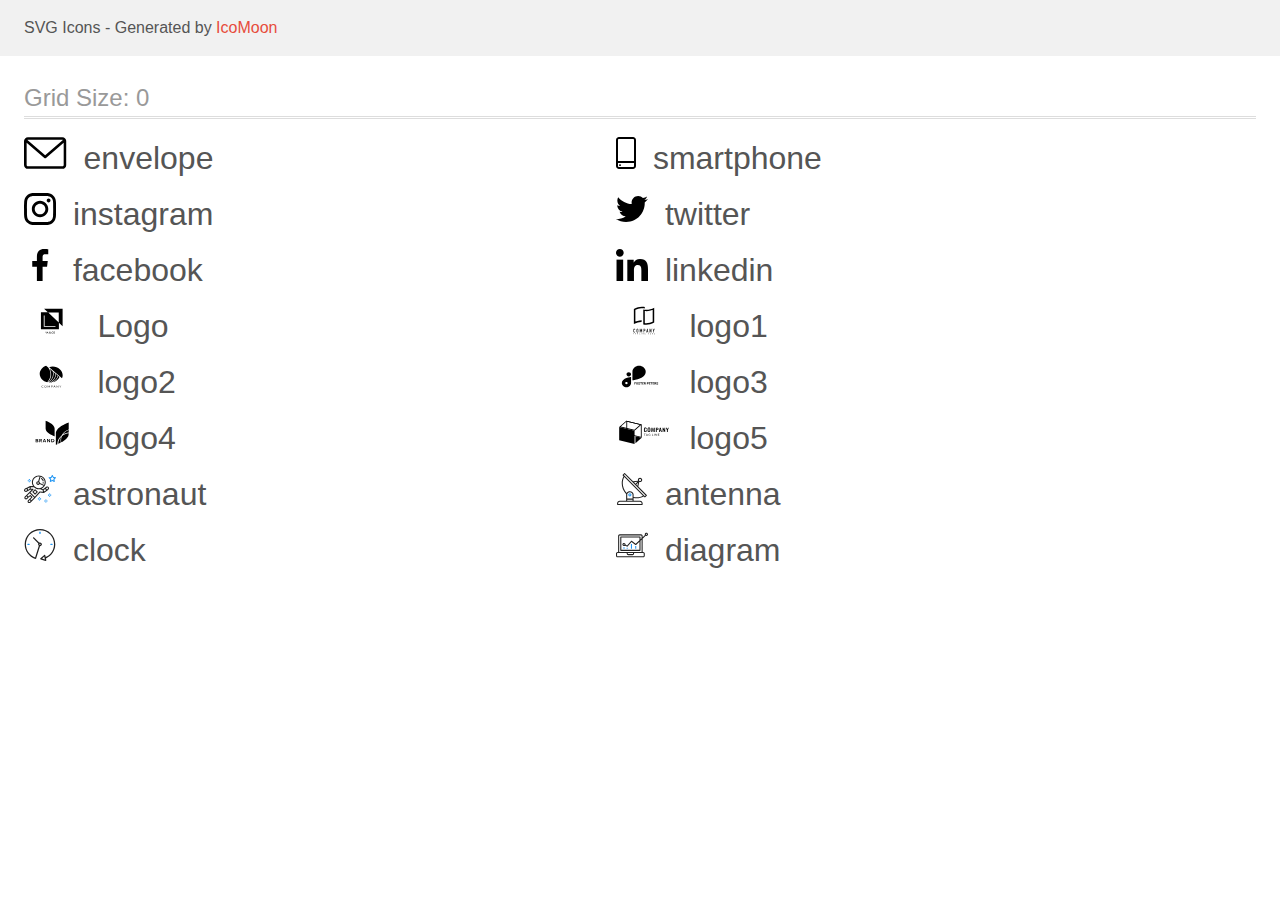
<file: images/icons/icomoon/demo.html>
<!doctype html>
<html>
<head>
    <title>IcoMoon - SVG Icons</title>
    <meta charset="utf-8">
    <meta name="viewport" content="width=device-width, initial-scale=1">
    <link rel="stylesheet" href="demo-files/demo.css">
    <link rel="stylesheet" href="style.css">
</head>
<body>
<svg aria-hidden="true" style="position: absolute; width: 0; height: 0; overflow: hidden;" version="1.1" xmlns="http://www.w3.org/2000/svg" xmlns:xlink="http://www.w3.org/1999/xlink">
<defs>
<symbol id="envelope" viewBox="0 0 43 32">
<path d="M38.667 0h-34.667c-2.206 0-4 1.794-4 4v24c0 2.206 1.794 4 4 4h34.667c2.206 0 4-1.794 4-4v-24c0-2.206-1.794-4-4-4zM38.667 2.667c0.181 0 0.353 0.038 0.511 0.103l-17.844 15.466-17.844-15.466c0.158-0.066 0.33-0.103 0.511-0.103h34.667zM38.667 29.333h-34.667c-0.736 0-1.333-0.598-1.333-1.333v-22.413l17.793 15.421c0.251 0.217 0.563 0.326 0.874 0.326s0.622-0.108 0.874-0.326l17.793-15.421v22.413c0 0.736-0.598 1.333-1.333 1.333z"></path>
</symbol>
<symbol id="smartphone" viewBox="0 0 20 32">
<path d="M17 0h-14c-1.654 0-3 1.346-3 3v26c0 1.654 1.346 3 3 3h14c1.654 0 3-1.346 3-3v-26c0-1.654-1.346-3-3-3zM3 2h14c0.552 0 1 0.448 1 1v21h-16v-21c0-0.552 0.448-1 1-1zM17 30h-14c-0.552 0-1-0.448-1-1v-3h16v3c0 0.552-0.448 1-1 1z"></path>
<path d="M4.707 27.478c0.391 0.365 0.391 0.956 0 1.321s-1.024 0.365-1.414 0c-0.391-0.365-0.391-0.956 0-1.321s1.024-0.365 1.414 0z"></path>
</symbol>
<symbol id="instagram" viewBox="0 0 32 32">
<path d="M31.969 9.408c-0.075-1.7-0.35-2.869-0.744-3.882-0.406-1.075-1.032-2.038-1.851-2.838-0.8-0.813-1.769-1.444-2.832-1.844-1.019-0.394-2.182-0.669-3.882-0.744-1.713-0.081-2.257-0.1-6.601-0.1s-4.888 0.019-6.595 0.094c-1.7 0.075-2.869 0.35-3.882 0.744-1.075 0.406-2.038 1.031-2.838 1.85-0.813 0.8-1.444 1.769-1.844 2.832-0.394 1.019-0.669 2.182-0.744 3.882-0.081 1.713-0.1 2.257-0.1 6.601s0.019 4.888 0.094 6.595c0.075 1.7 0.35 2.869 0.744 3.882 0.406 1.075 1.038 2.038 1.85 2.838 0.8 0.813 1.769 1.444 2.832 1.844 1.019 0.394 2.182 0.669 3.882 0.744 1.706 0.075 2.25 0.094 6.595 0.094s4.888-0.019 6.595-0.094c1.7-0.075 2.869-0.35 3.882-0.744 2.151-0.832 3.851-2.532 4.682-4.682 0.394-1.019 0.669-2.182 0.744-3.882 0.075-1.707 0.094-2.251 0.094-6.595s-0.006-4.888-0.081-6.595zM29.087 22.473c-0.069 1.563-0.331 2.407-0.55 2.969-0.538 1.394-1.644 2.5-3.038 3.038-0.563 0.219-1.413 0.481-2.969 0.55-1.688 0.075-2.194 0.094-6.464 0.094s-4.782-0.019-6.464-0.094c-1.563-0.069-2.407-0.331-2.969-0.55-0.694-0.256-1.325-0.663-1.838-1.194-0.531-0.519-0.938-1.144-1.194-1.838-0.219-0.563-0.481-1.413-0.55-2.969-0.075-1.688-0.094-2.194-0.094-6.464s0.019-4.782 0.094-6.464c0.069-1.563 0.331-2.407 0.55-2.969 0.256-0.694 0.663-1.325 1.2-1.838 0.519-0.531 1.144-0.938 1.838-1.194 0.563-0.219 1.413-0.481 2.969-0.55 1.688-0.075 2.194-0.094 6.464-0.094 4.276 0 4.782 0.019 6.464 0.094 1.563 0.069 2.407 0.331 2.969 0.55 0.694 0.256 1.325 0.662 1.838 1.194 0.531 0.519 0.938 1.144 1.194 1.838 0.219 0.563 0.481 1.413 0.55 2.969 0.075 1.688 0.094 2.194 0.094 6.464s-0.019 4.77-0.094 6.458z"></path>
<path d="M16.059 7.783c-4.538 0-8.22 3.682-8.22 8.22s3.682 8.22 8.22 8.22c4.539 0 8.22-3.682 8.22-8.22s-3.682-8.22-8.22-8.22zM16.059 21.335c-2.944 0-5.332-2.388-5.332-5.332s2.388-5.332 5.332-5.332c2.944 0 5.332 2.388 5.332 5.332s-2.388 5.332-5.332 5.332z"></path>
<path d="M26.524 7.458c0 1.060-0.859 1.919-1.919 1.919s-1.919-0.859-1.919-1.919c0-1.060 0.859-1.919 1.919-1.919s1.919 0.859 1.919 1.919z"></path>
</symbol>
<symbol id="twitter" viewBox="0 0 32 32">
<path d="M32 6.078c-1.19 0.522-2.458 0.868-3.78 1.036 1.36-0.812 2.398-2.088 2.886-3.626-1.268 0.756-2.668 1.29-4.16 1.588-1.204-1.282-2.92-2.076-4.792-2.076-3.632 0-6.556 2.948-6.556 6.562 0 0.52 0.044 1.020 0.152 1.496-5.454-0.266-10.28-2.88-13.522-6.862-0.566 0.982-0.898 2.106-0.898 3.316 0 2.272 1.17 4.286 2.914 5.452-1.054-0.020-2.088-0.326-2.964-0.808 0 0.020 0 0.046 0 0.072 0 3.188 2.274 5.836 5.256 6.446-0.534 0.146-1.116 0.216-1.72 0.216-0.42 0-0.844-0.024-1.242-0.112 0.85 2.598 3.262 4.508 6.13 4.57-2.232 1.746-5.066 2.798-8.134 2.798-0.538 0-1.054-0.024-1.57-0.090 2.906 1.874 6.35 2.944 10.064 2.944 12.072 0 18.672-10 18.672-18.668 0-0.29-0.010-0.57-0.024-0.848 1.302-0.924 2.396-2.078 3.288-3.406z"></path>
</symbol>
<symbol id="facebook" viewBox="0 0 32 32">
<path d="M21.329 5.313h2.921v-5.088c-0.504-0.069-2.237-0.225-4.256-0.225-4.212 0-7.097 2.649-7.097 7.519v4.481h-4.648v5.688h4.648v14.312h5.699v-14.311h4.46l0.708-5.688h-5.169v-3.919c0.001-1.644 0.444-2.769 2.735-2.769z"></path>
</symbol>
<symbol id="linkedin" viewBox="0 0 32 32">
<path d="M31.992 32v-0.001h0.008v-11.736c0-5.741-1.236-10.164-7.948-10.164-3.227 0-5.392 1.771-6.276 3.449h-0.093v-2.913h-6.364v21.364h6.627v-10.579c0-2.785 0.528-5.479 3.977-5.479 3.399 0 3.449 3.179 3.449 5.657v10.401h6.62z"></path>
<path d="M0.528 10.636h6.635v21.364h-6.635v-21.364z"></path>
<path d="M3.843 0c-2.121 0-3.843 1.721-3.843 3.843s1.721 3.879 3.843 3.879c2.121 0 3.843-1.757 3.843-3.879-0.001-2.121-1.723-3.843-3.843-3.843v0z"></path>
</symbol>
<symbol id="Logo" viewBox="0 0 57 32">
<path d="M20.267 3.733l3.738 3.538-6.938-0.004v17.166h18.133v-6.564l3.733 3.534v-17.671h-18.667zM35.036 17.455l-10.597-10.032h10.597v10.032zM31.746 21.923h-11.81v-11.545h0.835v10.764h10.975v0.782zM22.725 26.72l-0.436 0.898-0.436-0.898h-0.366l0.637 1.198v0.698h0.331v-0.698l0.635-1.198h-0.365zM23.273 28.615l0.154-0.441h0.734l0.155 0.441h0.344l-0.717-1.896h-0.296l-0.716 1.896h0.342zM23.794 27.122l0.275 0.786h-0.549l0.275-0.786zM25.531 27.863c-0.048 0.073-0.072 0.153-0.072 0.241 0 0.16 0.056 0.29 0.168 0.389s0.263 0.148 0.451 0.148 0.349-0.051 0.484-0.152l0.107 0.126h0.367l-0.279-0.329c0.109-0.149 0.164-0.341 0.164-0.574h-0.275c0 0.128-0.026 0.243-0.079 0.348l-0.366-0.432 0.129-0.094c0.091-0.066 0.157-0.132 0.197-0.198s0.060-0.14 0.060-0.219c0-0.12-0.044-0.22-0.133-0.301s-0.201-0.122-0.339-0.122c-0.153 0-0.274 0.043-0.365 0.13s-0.135 0.203-0.135 0.352c0 0.061 0.014 0.124 0.043 0.189s0.081 0.144 0.155 0.237c-0.141 0.101-0.235 0.188-0.283 0.262zM26.386 28.282c-0.093 0.071-0.193 0.107-0.299 0.107-0.095 0-0.17-0.027-0.227-0.082s-0.085-0.126-0.085-0.214c0-0.102 0.052-0.192 0.156-0.271l0.040-0.029 0.414 0.488zM26.046 27.442c-0.089-0.11-0.134-0.202-0.134-0.275 0-0.063 0.018-0.116 0.055-0.158s0.085-0.063 0.147-0.063c0.057 0 0.105 0.018 0.142 0.053s0.056 0.077 0.056 0.126c0 0.075-0.027 0.136-0.081 0.184l-0.040 0.033-0.145 0.099zM29.132 28.472c0.13-0.114 0.205-0.272 0.224-0.474h-0.328c-0.017 0.135-0.059 0.232-0.124 0.29s-0.162 0.087-0.292 0.087c-0.142 0-0.249-0.054-0.323-0.161s-0.109-0.264-0.109-0.469v-0.168c0.002-0.202 0.041-0.355 0.117-0.46s0.188-0.158 0.331-0.158c0.123 0 0.217 0.030 0.28 0.091s0.104 0.158 0.12 0.294h0.328c-0.021-0.207-0.095-0.368-0.223-0.482s-0.296-0.171-0.505-0.171c-0.155 0-0.293 0.037-0.411 0.111s-0.209 0.179-0.272 0.315c-0.063 0.136-0.095 0.294-0.095 0.473v0.177c0.003 0.174 0.035 0.328 0.098 0.46s0.151 0.234 0.266 0.306c0.115 0.071 0.249 0.107 0.4 0.107 0.216 0 0.389-0.056 0.52-0.169zM31.068 28.206c0.064-0.141 0.096-0.304 0.096-0.49v-0.105c-0.001-0.185-0.034-0.347-0.099-0.486s-0.158-0.247-0.277-0.32c-0.119-0.075-0.256-0.112-0.41-0.112s-0.292 0.038-0.411 0.113c-0.119 0.075-0.211 0.183-0.277 0.324s-0.098 0.305-0.098 0.49v0.107c0.001 0.181 0.034 0.342 0.099 0.48s0.159 0.246 0.279 0.322c0.121 0.075 0.258 0.112 0.411 0.112 0.155 0 0.293-0.037 0.411-0.112s0.212-0.183 0.276-0.323zM30.716 27.135c0.080 0.112 0.12 0.273 0.12 0.483v0.099c0 0.214-0.040 0.376-0.119 0.487s-0.19 0.167-0.336 0.167c-0.144 0-0.257-0.057-0.339-0.171s-0.121-0.275-0.121-0.483v-0.109c0.002-0.204 0.043-0.362 0.122-0.473s0.192-0.168 0.335-0.168c0.146 0 0.258 0.056 0.337 0.168z"></path>
</symbol>
<symbol id="logo1" viewBox="0 0 57 32">
<path d="M26.727 3.165h-0.073c-0.112-0.007-0.224-0.010-0.336-0.012v0h-0.243c-0.212 0-0.428 0.005-0.642 0.016-0.016-0.001-0.032-0.001-0.049 0-1.944 0.11-3.848 0.596-5.609 1.431l-0.231 0.111v11.809l0.54-0.183c0.474-0.163 0.978-0.309 1.5-0.445 1.411-0.362 2.861-0.555 4.317-0.574v1.551c-0.193 0.001-0.38 0.007-0.568 0.016h-0.045c-1.121 0.061-2.233 0.232-3.322 0.51-1.378 0.345-2.708 0.863-3.957 1.542v-15.145c1.298-0.757 2.695-1.325 4.151-1.688 1.278-0.33 2.593-0.5 3.913-0.504h0.228c0.273 0.007 0.538 0.019 0.788 0.038 0.658 0.046 1.31 0.15 1.95 0.311v1.527c-0.621-0.145-1.253-0.24-1.889-0.285-0.013-0.001-0.026-0.002-0.039-0.003-0.132-0.011-0.263-0.022-0.386-0.022zM29.415 4.726c0.339 0.026 0.689 0.038 1.044 0.038 1.388-0.005 2.769-0.182 4.114-0.528 1.378-0.346 2.706-0.865 3.956-1.543v14.875c-1.298 0.756-2.696 1.325-4.153 1.688-1.279 0.329-2.593 0.498-3.913 0.503-1 0.008-1.997-0.11-2.968-0.35v-14.971c0.229 0.053 0.465 0.102 0.706 0.142 0.394 0.066 0.81 0.115 1.214 0.145zM36.985 4.841l-0.54 0.182c-0.497 0.167-0.997 0.316-1.5 0.449-1.465 0.377-2.971 0.57-4.483 0.575-0.352 0-0.676-0.010-0.989-0.030l-0.43-0.028v12.148l0.37 0.033c0.343 0.030 0.696 0.045 1.052 0.045 1.191-0.005 2.377-0.159 3.531-0.457 0.95-0.238 1.874-0.57 2.759-0.991l0.231-0.111v-11.813z"></path>
<path d="M19.060 24.113c-0.078-0.080-0.171-0.144-0.274-0.186s-0.214-0.061-0.326-0.057c-0.119-0.002-0.237 0.021-0.347 0.065-0.101 0.040-0.193 0.101-0.27 0.178s-0.135 0.17-0.174 0.271c-0.042 0.107-0.063 0.22-0.062 0.335v2.023c-0.005 0.143 0.022 0.284 0.080 0.415 0.048 0.104 0.117 0.196 0.202 0.271 0.081 0.068 0.176 0.117 0.278 0.144 0.098 0.028 0.2 0.042 0.302 0.042 0.113 0.001 0.224-0.023 0.326-0.070 0.101-0.044 0.193-0.108 0.27-0.187 0.075-0.079 0.135-0.171 0.177-0.271 0.043-0.102 0.065-0.212 0.065-0.323v-0.226h-0.529v0.18c0.002 0.062-0.009 0.123-0.031 0.18-0.017 0.043-0.043 0.082-0.077 0.114-0.033 0.026-0.070 0.046-0.111 0.058-0.036 0.012-0.073 0.018-0.111 0.019-0.047 0.006-0.095-0.002-0.139-0.021s-0.081-0.049-0.11-0.088c-0.050-0.081-0.074-0.176-0.070-0.271v-1.887c-0.003-0.105 0.019-0.208 0.065-0.302 0.027-0.043 0.066-0.077 0.112-0.098s0.097-0.030 0.147-0.024c0.046-0.002 0.091 0.008 0.132 0.028s0.077 0.049 0.104 0.086c0.059 0.078 0.090 0.173 0.088 0.271v0.175h0.524v-0.206c0.001-0.121-0.021-0.241-0.065-0.354-0.039-0.106-0.099-0.203-0.177-0.285z"></path>
<path d="M22.202 24.090c-0.169-0.142-0.381-0.221-0.602-0.222-0.108 0-0.215 0.020-0.316 0.057-0.103 0.037-0.198 0.093-0.279 0.165-0.088 0.079-0.158 0.175-0.205 0.283-0.053 0.124-0.079 0.257-0.077 0.392v1.941c-0.004 0.137 0.023 0.272 0.077 0.397 0.048 0.104 0.118 0.197 0.205 0.271 0.081 0.075 0.176 0.133 0.279 0.171 0.101 0.037 0.208 0.056 0.316 0.057s0.215-0.020 0.316-0.057c0.105-0.038 0.202-0.096 0.286-0.171 0.084-0.076 0.152-0.168 0.2-0.271 0.054-0.125 0.081-0.261 0.077-0.397v-1.941c0.003-0.135-0.024-0.268-0.077-0.392-0.047-0.107-0.115-0.203-0.2-0.283zM21.955 26.706c0.004 0.052-0.003 0.104-0.021 0.152s-0.047 0.092-0.084 0.128c-0.070 0.059-0.158 0.091-0.249 0.091s-0.179-0.032-0.249-0.091c-0.037-0.036-0.066-0.080-0.084-0.128s-0.025-0.101-0.021-0.152v-1.941c-0.004-0.052 0.003-0.104 0.021-0.152s0.047-0.092 0.084-0.128c0.070-0.059 0.158-0.091 0.249-0.091s0.179 0.032 0.249 0.091c0.037 0.036 0.066 0.080 0.084 0.128s0.025 0.101 0.021 0.152v1.941z"></path>
<path d="M26.329 27.573v-3.674h-0.509l-0.668 1.945h-0.009l-0.673-1.945h-0.503v3.674h0.525v-2.235h0.009l0.514 1.58h0.262l0.518-1.58h0.009v2.235h0.525z"></path>
<path d="M29.311 24.157c-0.081-0.091-0.183-0.16-0.297-0.201-0.123-0.040-0.251-0.059-0.38-0.057h-0.78v3.674h0.523v-1.435h0.27c0.163 0.007 0.326-0.027 0.472-0.1 0.119-0.066 0.218-0.163 0.287-0.281 0.061-0.098 0.101-0.206 0.12-0.32 0.021-0.138 0.030-0.278 0.028-0.418 0.005-0.176-0.012-0.353-0.051-0.525-0.035-0.127-0.101-0.243-0.193-0.338zM29.041 25.277c-0.002 0.067-0.019 0.132-0.049 0.191-0.030 0.056-0.077 0.102-0.135 0.129-0.078 0.035-0.162 0.050-0.247 0.046h-0.239v-1.249h0.27c0.081-0.004 0.162 0.012 0.236 0.046 0.054 0.031 0.097 0.079 0.123 0.136 0.029 0.065 0.044 0.134 0.046 0.205 0 0.077 0 0.159 0 0.244s0.005 0.174 0 0.252h-0.005z"></path>
<path d="M31.791 23.899h-0.429l-0.809 3.674h0.523l0.154-0.789h0.714l0.154 0.789h0.524l-0.83-3.674zM31.308 26.283l0.258-1.332h0.009l0.256 1.332h-0.524z"></path>
<path d="M35.173 26.112h-0.009l-0.791-2.213h-0.503v3.674h0.523v-2.209h0.011l0.8 2.209h0.492v-3.674h-0.523v2.213z"></path>
<path d="M38.372 23.899l-0.421 1.461h-0.011l-0.421-1.461h-0.554l0.719 2.121v1.553h0.524v-1.553l0.719-2.121h-0.554z"></path>
<path d="M17.6 28.61h0.252v0.708h0.171v-0.708h0.251v-0.145h-0.675v0.145z"></path>
<path d="M19.721 28.465l-0.331 0.853h0.182l0.070-0.194h0.34l0.073 0.194h0.186l-0.339-0.853h-0.182zM19.694 28.981l0.116-0.316 0.116 0.316h-0.232z"></path>
<path d="M21.818 29.004h0.197v0.11c-0.058 0.046-0.129 0.071-0.202 0.072-0.034 0.002-0.069-0.004-0.1-0.019s-0.059-0.036-0.081-0.063c-0.045-0.065-0.068-0.143-0.063-0.222 0-0.19 0.082-0.285 0.246-0.285 0.043-0.004 0.086 0.007 0.121 0.032s0.061 0.062 0.072 0.104l0.169-0.033c-0.036-0.167-0.156-0.251-0.362-0.251-0.11-0.003-0.216 0.036-0.298 0.11-0.043 0.042-0.076 0.094-0.097 0.15s-0.030 0.117-0.025 0.178c-0.005 0.117 0.034 0.231 0.109 0.32 0.042 0.043 0.092 0.077 0.148 0.098s0.116 0.031 0.176 0.027c0.134 0.004 0.263-0.045 0.362-0.136v-0.336h-0.37v0.144z"></path>
<path d="M23.959 28.465h-0.173v0.853h0.598v-0.145h-0.425v-0.708z"></path>
<path d="M25.769 28.465h-0.173v0.853h0.173v-0.853z"></path>
<path d="M27.539 29.035l-0.349-0.57h-0.167v0.853h0.161v-0.557l0.343 0.557h0.171v-0.853h-0.158v0.57z"></path>
<path d="M29.14 28.943h0.425v-0.145h-0.425v-0.187h0.457v-0.145h-0.63v0.853h0.648v-0.145h-0.475v-0.231z"></path>
<path d="M33.020 28.802h-0.336v-0.336h-0.171v0.853h0.171v-0.373h0.336v0.373h0.171v-0.853h-0.171v0.336z"></path>
<path d="M34.629 28.943h0.426v-0.145h-0.426v-0.187h0.459v-0.145h-0.63v0.853h0.646v-0.145h-0.475v-0.231z"></path>
<path d="M36.812 28.943c0.148-0.023 0.224-0.102 0.224-0.237 0.004-0.036-0.001-0.073-0.016-0.106s-0.038-0.062-0.068-0.083c-0.077-0.039-0.163-0.056-0.25-0.050h-0.362v0.853h0.171v-0.357h0.034c0.037-0.002 0.073 0.004 0.107 0.019 0.025 0.015 0.046 0.037 0.061 0.062l0.186 0.271h0.205l-0.104-0.167c-0.046-0.082-0.111-0.153-0.189-0.205zM36.64 28.825h-0.127v-0.214h0.135c0.059-0.005 0.118 0.002 0.174 0.020 0.012 0.011 0.022 0.025 0.029 0.040s0.009 0.032 0.009 0.049c-0.001 0.017-0.005 0.033-0.013 0.048s-0.019 0.027-0.032 0.037c-0.056 0.017-0.115 0.024-0.174 0.020z"></path>
<path d="M38.458 28.943h0.425v-0.145h-0.425v-0.187h0.459v-0.145h-0.631v0.853h0.648v-0.145h-0.475v-0.231z"></path>
</symbol>
<symbol id="logo2" viewBox="0 0 57 32">
<path d="M19.417 26.187c0.008 0 0.017 0.002 0.025 0.005s0.015 0.007 0.020 0.013l0.116 0.111c-0.090 0.090-0.202 0.162-0.327 0.211-0.147 0.053-0.305 0.079-0.464 0.076-0.149 0.003-0.298-0.021-0.436-0.071-0.125-0.045-0.237-0.113-0.329-0.2-0.094-0.089-0.166-0.194-0.212-0.308-0.051-0.127-0.076-0.261-0.074-0.396-0.002-0.135 0.025-0.27 0.080-0.397 0.051-0.115 0.127-0.22 0.225-0.308 0.099-0.087 0.218-0.155 0.349-0.201 0.143-0.048 0.296-0.072 0.449-0.071 0.143-0.003 0.285 0.019 0.417 0.064 0.115 0.043 0.221 0.104 0.313 0.178l-0.097 0.119c-0.007 0.008-0.015 0.016-0.025 0.021-0.012 0.007-0.025 0.010-0.039 0.009-0.015-0.001-0.030-0.005-0.042-0.013l-0.052-0.032-0.073-0.040c-0.031-0.015-0.064-0.028-0.097-0.039-0.043-0.013-0.087-0.024-0.132-0.032-0.057-0.009-0.115-0.013-0.173-0.013-0.111-0.001-0.22 0.017-0.323 0.053-0.096 0.034-0.182 0.084-0.253 0.149-0.073 0.069-0.128 0.15-0.164 0.238-0.041 0.101-0.061 0.207-0.060 0.313-0.002 0.108 0.018 0.216 0.060 0.318 0.035 0.087 0.090 0.167 0.161 0.236 0.067 0.064 0.149 0.114 0.241 0.147 0.095 0.034 0.197 0.051 0.3 0.050 0.059 0.001 0.119-0.003 0.177-0.010 0.096-0.010 0.188-0.039 0.269-0.085 0.041-0.023 0.079-0.049 0.115-0.078 0.015-0.012 0.035-0.020 0.055-0.020z"></path>
<path d="M22.776 25.629c0.002 0.134-0.025 0.267-0.078 0.393-0.047 0.114-0.122 0.218-0.219 0.305s-0.214 0.155-0.344 0.2c-0.285 0.094-0.599 0.094-0.884 0-0.129-0.046-0.245-0.114-0.342-0.201-0.097-0.089-0.172-0.194-0.221-0.308-0.105-0.255-0.105-0.533 0-0.787 0.050-0.115 0.125-0.22 0.221-0.31 0.097-0.084 0.214-0.15 0.342-0.193 0.284-0.096 0.6-0.096 0.884 0 0.129 0.046 0.246 0.114 0.343 0.201 0.096 0.088 0.17 0.191 0.22 0.304 0.054 0.127 0.080 0.261 0.078 0.395zM22.47 25.629c0.002-0.107-0.016-0.214-0.055-0.316-0.033-0.087-0.086-0.168-0.156-0.236-0.068-0.065-0.152-0.116-0.246-0.149-0.207-0.069-0.436-0.069-0.643 0-0.094 0.033-0.178 0.084-0.246 0.149-0.071 0.068-0.125 0.149-0.157 0.236-0.074 0.206-0.074 0.426 0 0.632 0.033 0.087 0.086 0.168 0.157 0.236 0.068 0.065 0.152 0.115 0.246 0.148 0.207 0.067 0.435 0.067 0.643 0 0.093-0.033 0.177-0.083 0.246-0.148 0.070-0.069 0.123-0.149 0.156-0.236 0.039-0.102 0.058-0.209 0.055-0.316z"></path>
<path d="M25.067 25.96l0.030 0.071c0.012-0.025 0.022-0.048 0.033-0.071 0.011-0.024 0.024-0.047 0.038-0.070l0.743-1.174c0.015-0.020 0.028-0.033 0.042-0.037 0.020-0.005 0.040-0.007 0.061-0.006h0.22v1.909h-0.26v-1.404c0-0.018 0-0.038 0-0.059-0.001-0.022-0.001-0.044 0-0.066l-0.747 1.19c-0.009 0.018-0.025 0.033-0.044 0.043s-0.041 0.016-0.064 0.016h-0.042c-0.023 0-0.045-0.005-0.064-0.016s-0.034-0.026-0.044-0.044l-0.769-1.198c0 0.023 0 0.046 0 0.068s0 0.043 0 0.061v1.404h-0.252v-1.905h0.22c0.021-0.001 0.041 0.001 0.061 0.006 0.018 0.008 0.032 0.021 0.041 0.037l0.759 1.175c0.015 0.022 0.028 0.045 0.038 0.068z"></path>
<path d="M27.864 25.865v0.715h-0.291v-1.906h0.649c0.122-0.002 0.244 0.012 0.362 0.042 0.094 0.023 0.181 0.064 0.256 0.119 0.065 0.052 0.114 0.116 0.145 0.187 0.034 0.078 0.051 0.161 0.049 0.244 0.001 0.084-0.017 0.167-0.054 0.244-0.035 0.073-0.089 0.138-0.157 0.191-0.075 0.057-0.162 0.1-0.257 0.126-0.113 0.031-0.232 0.046-0.35 0.044l-0.352-0.005zM27.864 25.66h0.352c0.076 0.001 0.153-0.009 0.225-0.029 0.060-0.018 0.115-0.046 0.163-0.082 0.044-0.035 0.078-0.078 0.099-0.126 0.024-0.051 0.036-0.105 0.035-0.16 0.003-0.053-0.007-0.106-0.029-0.155s-0.057-0.094-0.102-0.13c-0.111-0.075-0.251-0.112-0.391-0.102h-0.352v0.786z"></path>
<path d="M31.772 26.583h-0.23c-0.023 0.001-0.046-0.006-0.064-0.018-0.017-0.012-0.029-0.027-0.038-0.044l-0.198-0.461h-0.993l-0.205 0.461c-0.008 0.017-0.020 0.032-0.036 0.043-0.018 0.013-0.042 0.020-0.065 0.019h-0.23l0.872-1.909h0.302l0.884 1.909zM30.333 25.874h0.82l-0.346-0.777c-0.026-0.058-0.048-0.118-0.065-0.179l-0.034 0.1c-0.010 0.030-0.022 0.058-0.032 0.081l-0.343 0.776z"></path>
<path d="M33.029 24.682c0.017 0.008 0.032 0.020 0.044 0.034l1.272 1.439c0-0.023 0-0.046 0-0.067s0-0.043 0-0.063v-1.352h0.26v1.909h-0.145c-0.021 0.001-0.041-0.003-0.060-0.011-0.018-0.009-0.034-0.021-0.047-0.035l-1.271-1.438c0.001 0.022 0.001 0.044 0 0.066 0 0.021 0 0.040 0 0.058v1.361h-0.26v-1.909h0.154c0.018-0 0.036 0.003 0.052 0.009z"></path>
<path d="M36.748 25.823v0.758h-0.291v-0.758l-0.804-1.15h0.26c0.022-0.001 0.045 0.005 0.063 0.016 0.016 0.012 0.029 0.027 0.039 0.043l0.503 0.742c0.020 0.032 0.038 0.061 0.052 0.088s0.026 0.054 0.036 0.081l0.038-0.082c0.014-0.030 0.031-0.059 0.049-0.087l0.496-0.747c0.010-0.015 0.023-0.028 0.038-0.040 0.017-0.013 0.040-0.020 0.063-0.019h0.263l-0.806 1.155z"></path>
<path d="M24.923 21.47c0.127 0.014 0.255 0.025 0.384 0.035 1.962-0.763 3.622-2.011 4.772-3.588s1.74-3.415 1.695-5.282l-2.162-1.879c0.44 1.988 0.234 4.043-0.594 5.935s-2.245 3.547-4.094 4.779z"></path>
<path d="M24.151 21.383l0.058 0.010c1.975-1.228 3.482-2.942 4.323-4.921s0.981-4.133 0.4-6.181l-3.080-2.676c1.246 2.2 1.747 4.661 1.446 7.098s-1.393 4.75-3.147 6.67z"></path>
<path d="M34.596 14.841c-0.523 2.052-1.794 3.902-3.624 5.276-0.534 0.404-1.111 0.763-1.722 1.074 1.49-0.38 2.859-1.053 4.003-1.966s2.030-2.042 2.592-3.3l-1.249-1.084z"></path>
<path d="M34.106 14.539l-1.778-1.545c-0.034 1.762-0.61 3.483-1.669 4.986s-2.562 2.731-4.352 3.559h0.009c0.399-0 0.798-0.021 1.194-0.062 1.673-0.593 3.151-1.537 4.303-2.748s1.94-2.65 2.295-4.189z"></path>
<path d="M24.409 6.486l-2.122-1.846c-1.897 0.637-3.528 1.756-4.68 3.212s-1.772 3.179-1.778 4.946v0c0.007 1.952 0.763 3.846 2.149 5.383s3.322 2.628 5.501 3.101c1.946-2.060 3.085-4.605 3.252-7.266s-0.647-5.299-2.323-7.53z"></path>
<path d="M39.008 14.255c-0.008-2.316-1.070-4.535-2.955-6.173s-4.439-2.561-7.105-2.567c-1.232-0.001-2.453 0.196-3.602 0.582l12.99 11.286c0.445-0.998 0.673-2.058 0.672-3.128z"></path>
</symbol>
<symbol id="logo3" viewBox="0 0 57 32">
<path d="M12.878 11.255h-0.002c-1.279 0-2.316 0.921-2.316 2.058v0.001c0 1.137 1.037 2.058 2.316 2.058h0.002c1.279 0 2.316-0.921 2.316-2.058v-0.001c0-1.137-1.037-2.058-2.316-2.058z"></path>
<path d="M29.971 10.597c-0.004-1.579-0.711-3.092-1.967-4.208s-2.958-1.745-4.735-1.749v0c-1.777 0.003-3.48 0.631-4.737 1.748s-1.964 2.63-1.968 4.209v8.706c0 0 13.405-1.327 13.406-8.704v-0.001z"></path>
<path d="M5.867 22.16c0.003 1.098 0.496 2.151 1.369 2.928s2.058 1.215 3.294 1.218c1.236-0.003 2.42-0.441 3.294-1.218s1.366-1.829 1.37-2.927v-6.057c0 0-9.327 0.924-9.327 6.056zM10.53 23.245c-0.242 0-0.478-0.064-0.678-0.183s-0.357-0.289-0.45-0.487c-0.092-0.198-0.117-0.417-0.069-0.627s0.163-0.404 0.334-0.556c0.171-0.152 0.388-0.255 0.625-0.297s0.482-0.020 0.706 0.062c0.223 0.082 0.414 0.221 0.548 0.4s0.206 0.388 0.206 0.603c0.001 0.143-0.031 0.284-0.092 0.417s-0.151 0.252-0.264 0.353c-0.114 0.101-0.248 0.182-0.397 0.236s-0.308 0.083-0.468 0.083v-0.004z"></path>
<path d="M19.956 22.647h-0.9v0.93h-0.469v-2.275h1.481v0.38h-1.012v0.588h0.9v0.378zM22.209 22.491c0 0.224-0.040 0.42-0.119 0.589s-0.193 0.299-0.341 0.391c-0.147 0.092-0.316 0.137-0.506 0.137-0.189 0-0.357-0.045-0.505-0.136s-0.262-0.22-0.344-0.387c-0.081-0.169-0.122-0.363-0.123-0.581v-0.112c0-0.224 0.040-0.421 0.12-0.591 0.081-0.171 0.195-0.302 0.342-0.392 0.148-0.092 0.317-0.137 0.506-0.137s0.358 0.046 0.505 0.137c0.148 0.091 0.262 0.221 0.342 0.392 0.081 0.17 0.122 0.366 0.122 0.589v0.102zM21.734 22.388c0-0.238-0.043-0.42-0.128-0.544s-0.207-0.186-0.366-0.186c-0.157 0-0.279 0.061-0.364 0.184-0.085 0.122-0.129 0.301-0.13 0.538v0.111c0 0.232 0.043 0.412 0.128 0.541s0.208 0.192 0.369 0.192c0.157 0 0.278-0.061 0.363-0.184 0.084-0.124 0.127-0.304 0.128-0.541v-0.111zM23.73 22.98c0-0.089-0.031-0.156-0.094-0.203-0.063-0.048-0.175-0.098-0.337-0.15-0.163-0.053-0.291-0.105-0.386-0.156-0.258-0.14-0.387-0.328-0.387-0.564 0-0.123 0.034-0.232 0.103-0.328 0.070-0.097 0.169-0.172 0.298-0.227 0.13-0.054 0.276-0.081 0.438-0.081 0.163 0 0.307 0.030 0.434 0.089 0.127 0.058 0.226 0.141 0.295 0.248s0.106 0.229 0.106 0.366h-0.469c0-0.104-0.033-0.185-0.098-0.242s-0.158-0.087-0.277-0.087c-0.115 0-0.204 0.024-0.267 0.073-0.064 0.048-0.095 0.111-0.095 0.191 0 0.074 0.037 0.136 0.111 0.186 0.075 0.050 0.185 0.097 0.33 0.141 0.267 0.080 0.461 0.18 0.583 0.298s0.183 0.267 0.183 0.444c0 0.197-0.075 0.352-0.223 0.464-0.149 0.111-0.349 0.167-0.602 0.167-0.175 0-0.334-0.032-0.478-0.095-0.144-0.065-0.254-0.153-0.33-0.264s-0.113-0.241-0.113-0.388h0.47c0 0.251 0.15 0.377 0.45 0.377 0.111 0 0.198-0.022 0.261-0.067 0.063-0.046 0.094-0.109 0.094-0.191zM26.231 21.682h-0.697v1.895h-0.469v-1.895h-0.687v-0.38h1.853v0.38zM27.869 22.591h-0.9v0.609h1.056v0.377h-1.525v-2.275h1.522v0.38h-1.053v0.542h0.9v0.367zM29.142 22.744h-0.373v0.833h-0.469v-2.275h0.845c0.269 0 0.476 0.060 0.622 0.18s0.219 0.289 0.219 0.508c0 0.155-0.034 0.285-0.102 0.389-0.067 0.103-0.168 0.185-0.305 0.247l0.492 0.93v0.022h-0.503l-0.427-0.833zM28.769 22.365h0.378c0.118 0 0.209-0.030 0.273-0.089 0.065-0.060 0.097-0.143 0.097-0.248 0-0.107-0.031-0.192-0.092-0.253-0.060-0.061-0.154-0.092-0.28-0.092h-0.377v0.683zM31.609 22.775v0.802h-0.469v-2.275h0.887c0.171 0 0.321 0.031 0.45 0.094s0.23 0.152 0.3 0.267c0.070 0.115 0.105 0.245 0.105 0.392 0 0.223-0.077 0.399-0.23 0.528-0.152 0.128-0.363 0.192-0.633 0.192h-0.411zM31.609 22.396h0.419c0.124 0 0.218-0.029 0.283-0.088 0.066-0.058 0.098-0.142 0.098-0.25 0-0.111-0.033-0.202-0.098-0.27s-0.156-0.104-0.272-0.106h-0.43v0.714zM34.575 22.591h-0.9v0.609h1.056v0.377h-1.525v-2.275h1.522v0.38h-1.053v0.542h0.9v0.367zM36.75 21.682h-0.697v1.895h-0.469v-1.895h-0.688v-0.38h1.853v0.38zM38.387 22.591h-0.9v0.609h1.056v0.377h-1.525v-2.275h1.522v0.38h-1.053v0.542h0.9v0.367zM39.661 22.744h-0.373v0.833h-0.469v-2.275h0.845c0.269 0 0.476 0.060 0.622 0.18s0.219 0.289 0.219 0.508c0 0.155-0.034 0.285-0.102 0.389-0.067 0.103-0.168 0.185-0.305 0.247l0.492 0.93v0.022h-0.503l-0.427-0.833zM39.287 22.365h0.378c0.118 0 0.209-0.030 0.273-0.089 0.065-0.060 0.097-0.143 0.097-0.248 0-0.107-0.031-0.192-0.092-0.253-0.060-0.061-0.154-0.092-0.28-0.092h-0.377v0.683zM42.042 22.98c0-0.089-0.031-0.156-0.094-0.203-0.063-0.048-0.175-0.098-0.337-0.15-0.163-0.053-0.291-0.105-0.386-0.156-0.258-0.14-0.388-0.328-0.388-0.564 0-0.123 0.034-0.232 0.103-0.328 0.070-0.097 0.169-0.172 0.298-0.227 0.13-0.054 0.276-0.081 0.438-0.081 0.163 0 0.307 0.030 0.434 0.089 0.127 0.058 0.226 0.141 0.295 0.248 0.071 0.107 0.106 0.229 0.106 0.366h-0.469c0-0.104-0.033-0.185-0.098-0.242s-0.158-0.087-0.277-0.087c-0.115 0-0.204 0.024-0.267 0.073-0.064 0.048-0.095 0.111-0.095 0.191 0 0.074 0.037 0.136 0.111 0.186 0.075 0.050 0.185 0.097 0.33 0.141 0.267 0.080 0.461 0.18 0.583 0.298s0.183 0.267 0.183 0.444c0 0.197-0.074 0.352-0.223 0.464-0.149 0.111-0.349 0.167-0.602 0.167-0.175 0-0.334-0.032-0.478-0.095-0.144-0.065-0.254-0.153-0.33-0.264-0.075-0.111-0.112-0.241-0.112-0.388h0.47c0 0.251 0.15 0.377 0.45 0.377 0.111 0 0.198-0.022 0.261-0.067 0.063-0.046 0.094-0.109 0.094-0.191z"></path>
</symbol>
<symbol id="logo4" viewBox="0 0 57 32">
<path d="M14.27 23.859c0.13 0.147 0.199 0.332 0.196 0.521 0.007 0.123-0.017 0.247-0.070 0.361s-0.132 0.216-0.233 0.297c-0.252 0.175-0.565 0.26-0.881 0.24h-1.549v-3.302h1.517c0.299-0.018 0.596 0.059 0.84 0.219 0.098 0.075 0.176 0.17 0.227 0.277s0.074 0.224 0.068 0.341c0.009 0.182-0.054 0.361-0.176 0.505-0.118 0.131-0.28 0.222-0.462 0.258 0.205 0.034 0.391 0.134 0.523 0.282zM12.454 23.36h0.648c0.147 0.010 0.294-0.029 0.412-0.11 0.049-0.040 0.087-0.090 0.111-0.146s0.034-0.116 0.028-0.176c0.005-0.060-0.005-0.12-0.029-0.175s-0.061-0.106-0.108-0.147c-0.122-0.083-0.273-0.123-0.425-0.111h-0.638v0.866zM13.578 24.627c0.052-0.041 0.093-0.093 0.12-0.151s0.038-0.121 0.034-0.184c0.004-0.064-0.008-0.127-0.035-0.186s-0.069-0.111-0.121-0.153c-0.127-0.086-0.283-0.128-0.44-0.119h-0.68v0.908h0.689c0.155 0.008 0.309-0.032 0.435-0.114z"></path>
<path d="M17.371 25.278l-0.844-1.291h-0.317v1.291h-0.726v-3.302h1.374c0.346-0.022 0.689 0.078 0.957 0.281 0.192 0.179 0.308 0.415 0.327 0.666s-0.061 0.499-0.224 0.7c-0.17 0.178-0.401 0.296-0.655 0.336l0.898 1.32h-0.789zM16.21 23.538h0.594c0.412 0 0.618-0.167 0.618-0.5 0.004-0.068-0.007-0.136-0.033-0.2s-0.066-0.122-0.118-0.171c-0.13-0.099-0.298-0.147-0.467-0.134h-0.601l0.007 1.005z"></path>
<path d="M21.339 24.614h-1.446l-0.255 0.665h-0.761l1.328-3.265h0.823l1.323 3.265h-0.761l-0.25-0.665zM21.145 24.114l-0.529-1.394-0.529 1.394h1.057z"></path>
<path d="M26.305 25.278h-0.721l-1.616-2.245v2.245h-0.719v-3.302h0.719l1.616 2.258v-2.258h0.721v3.302z"></path>
<path d="M30.417 24.488c-0.149 0.249-0.376 0.452-0.652 0.582-0.314 0.145-0.662 0.217-1.013 0.208h-1.283v-3.302h1.283c0.351-0.008 0.698 0.061 1.013 0.203 0.276 0.127 0.503 0.328 0.652 0.576 0.148 0.269 0.226 0.565 0.226 0.866s-0.077 0.598-0.226 0.866zM29.593 24.409c0.206-0.219 0.319-0.499 0.319-0.788s-0.113-0.569-0.319-0.788c-0.249-0.199-0.573-0.3-0.902-0.281h-0.5v2.137h0.5c0.329 0.019 0.654-0.082 0.902-0.281z"></path>
<path d="M21.79 3.609c0 0 9.301 3.215 9.103 7.867v7.869c0 0-9.294-3.217-9.1-7.869l-0.004-7.867z"></path>
<path d="M39.179 17.503c1.757-1.107 3.788-1.792 5.909-1.994v-2.463c-2.444 0.862-4.517 2.426-5.909 4.457z"></path>
<path d="M38.124 18.245c1.438-2.651 3.93-4.696 6.964-5.715v-7.098c0 0-13.245 4.58-12.965 11.205v11.203c0 0 0.59-0.205 1.519-0.589 0-0.358 0-0.719 0.042-1.082 0.274-3.076 1.871-5.926 4.44-7.924z"></path>
<path d="M36.864 22.407c0.070-0.777 0.225-1.546 0.463-2.294-1.599 1.725-2.568 3.866-2.77 6.122-0.019 0.213-0.030 0.426-0.035 0.645 0.752-0.331 1.628-0.744 2.548-1.229-0.235-1.067-0.304-2.159-0.206-3.244z"></path>
<path d="M37.391 22.447c-0.088 0.982-0.033 1.969 0.164 2.938 3.619-1.983 7.685-5.046 7.528-8.748v-0.323c-2.585 0.265-5.004 1.3-6.885 2.946-0.44 1.020-0.712 2.094-0.807 3.188z"></path>
</symbol>
<symbol id="logo5" viewBox="0 0 57 32">
<path d="M28.493 14.618c-0.236-0.315-0.349-0.686-0.323-1.061v-1.538c0-0.471 0.107-0.83 0.321-1.075s0.581-0.367 1.102-0.366c0.489 0 0.836 0.104 1.042 0.313 0.224 0.266 0.333 0.592 0.308 0.92v0.361h-0.875v-0.366c0.003-0.12-0.005-0.24-0.025-0.358-0.013-0.081-0.057-0.156-0.125-0.213-0.090-0.061-0.203-0.091-0.317-0.083-0.12-0.008-0.239 0.024-0.333 0.088-0.076 0.063-0.127 0.145-0.145 0.235-0.025 0.126-0.037 0.253-0.034 0.38v1.866c-0.014 0.18 0.025 0.36 0.112 0.524 0.044 0.055 0.104 0.099 0.175 0.127s0.149 0.038 0.226 0.029c0.112 0.008 0.223-0.022 0.31-0.084 0.071-0.061 0.117-0.141 0.13-0.227 0.020-0.124 0.030-0.249 0.027-0.374v-0.379h0.875v0.346c0.025 0.342-0.082 0.682-0.303 0.967-0.201 0.228-0.544 0.343-1.047 0.343s-0.884-0.122-1.1-0.375z"></path>
<path d="M32.137 14.633c-0.221-0.239-0.332-0.588-0.332-1.050v-1.617c0-0.457 0.11-0.802 0.332-1.037s0.591-0.351 1.109-0.35c0.515 0 0.882 0.117 1.103 0.35 0.221 0.235 0.333 0.58 0.333 1.037v1.617c0 0.457-0.112 0.807-0.337 1.048s-0.591 0.361-1.1 0.361c-0.509 0-0.886-0.122-1.109-0.36zM33.654 14.245c0.079-0.15 0.115-0.314 0.105-0.479v-1.98c0.010-0.161-0.025-0.322-0.103-0.469-0.044-0.057-0.106-0.101-0.179-0.129s-0.152-0.037-0.231-0.027c-0.079-0.009-0.159 0-0.231 0.028s-0.135 0.072-0.18 0.129c-0.080 0.146-0.116 0.308-0.105 0.469v1.99c-0.011 0.165 0.025 0.329 0.105 0.479 0.051 0.050 0.114 0.091 0.185 0.119s0.147 0.042 0.225 0.042c0.078 0 0.154-0.014 0.225-0.042s0.134-0.068 0.185-0.119v-0.009z"></path>
<path d="M35.735 10.626h0.942l0.708 2.984 0.725-2.984h0.917l0.092 4.308h-0.678l-0.072-2.994-0.699 2.994h-0.544l-0.725-3.005-0.067 3.005h-0.685l0.085-4.308z"></path>
<path d="M40.176 10.626h1.468c0.846 0 1.268 0.408 1.268 1.223 0 0.781-0.445 1.171-1.335 1.17h-0.5v1.915h-0.906l0.005-4.308zM41.43 12.467c0.090 0.010 0.18 0.003 0.266-0.021s0.165-0.063 0.232-0.115c0.104-0.146 0.15-0.316 0.13-0.486 0.005-0.131-0.010-0.263-0.044-0.391-0.013-0.043-0.036-0.083-0.067-0.118s-0.070-0.065-0.114-0.087c-0.126-0.052-0.265-0.076-0.404-0.069h-0.352v1.287h0.352z"></path>
<path d="M44.218 10.626h0.973l0.998 4.308h-0.844l-0.197-0.993h-0.868l-0.203 0.993h-0.857l0.998-4.308zM45.050 13.441l-0.339-1.808-0.339 1.808h0.678z"></path>
<path d="M46.996 10.626h0.634l1.214 2.457v-2.457h0.752v4.308h-0.603l-1.221-2.565v2.565h-0.777l0.002-4.308z"></path>
<path d="M51.357 13.291l-1.009-2.659h0.85l0.616 1.708 0.578-1.708h0.832l-0.997 2.659v1.642h-0.87v-1.642z"></path>
<path d="M29.892 16.817v0.225h-0.739v1.75h-0.31v-1.75h-0.743v-0.225h1.792z"></path>
<path d="M32.209 18.793h-0.239c-0.024 0.001-0.048-0.005-0.067-0.019-0.018-0.011-0.032-0.027-0.040-0.045l-0.214-0.469h-1.026l-0.214 0.469c-0.006 0.020-0.017 0.038-0.033 0.053-0.019 0.013-0.043 0.020-0.067 0.019h-0.239l0.906-1.976h0.315l0.917 1.968zM30.709 18.059h0.855l-0.362-0.804c-0.027-0.061-0.049-0.123-0.067-0.186-0.013 0.038-0.024 0.073-0.034 0.105l-0.033 0.083-0.359 0.802z"></path>
<path d="M33.771 18.599c0.057 0.003 0.114 0.003 0.17 0 0.049-0.004 0.097-0.012 0.145-0.023 0.044-0.009 0.088-0.021 0.13-0.036 0.040-0.014 0.080-0.031 0.121-0.048v-0.444h-0.362c-0.009 0-0.018-0.001-0.026-0.003s-0.016-0.007-0.023-0.012c-0.006-0.004-0.011-0.010-0.014-0.016s-0.005-0.013-0.004-0.020v-0.152h0.703v0.757c-0.057 0.035-0.118 0.067-0.181 0.094-0.065 0.028-0.132 0.050-0.201 0.067-0.074 0.019-0.15 0.032-0.227 0.041-0.088 0.008-0.176 0.013-0.264 0.012-0.156 0.001-0.311-0.024-0.457-0.073-0.136-0.047-0.259-0.117-0.362-0.206-0.101-0.090-0.18-0.196-0.234-0.313-0.057-0.131-0.085-0.27-0.083-0.41-0.002-0.141 0.026-0.281 0.082-0.413 0.052-0.117 0.132-0.224 0.234-0.313 0.103-0.089 0.227-0.159 0.362-0.205 0.155-0.050 0.32-0.075 0.486-0.074 0.084-0 0.169 0.006 0.252 0.017 0.074 0.010 0.146 0.027 0.216 0.050 0.063 0.021 0.124 0.047 0.181 0.078 0.056 0.031 0.108 0.065 0.158 0.103l-0.087 0.122c-0.007 0.011-0.017 0.021-0.029 0.027s-0.027 0.010-0.041 0.010c-0.020-0.001-0.040-0.006-0.056-0.016-0.027-0.013-0.056-0.028-0.089-0.047-0.038-0.021-0.079-0.039-0.121-0.053-0.054-0.019-0.11-0.033-0.167-0.044-0.076-0.012-0.153-0.018-0.23-0.017-0.12-0.001-0.238 0.017-0.35 0.055-0.101 0.035-0.192 0.088-0.266 0.156-0.075 0.071-0.132 0.155-0.169 0.246-0.081 0.214-0.081 0.445 0 0.659 0.040 0.093 0.101 0.178 0.181 0.249 0.074 0.068 0.164 0.121 0.265 0.156 0.115 0.034 0.237 0.047 0.359 0.039z"></path>
<path d="M36.659 18.567h0.989v0.225h-1.292v-1.976h0.31l-0.007 1.75z"></path>
<path d="M38.678 18.792h-0.31v-1.976h0.31v1.976z"></path>
<path d="M39.83 16.826c0.018 0.009 0.034 0.021 0.047 0.036l1.324 1.489c-0.002-0.023-0.002-0.047 0-0.070 0-0.022 0-0.044 0-0.064v-1.408h0.27v1.984h-0.156c-0.023 0.002-0.046-0.002-0.067-0.011-0.019-0.010-0.035-0.023-0.049-0.038l-1.323-1.488c0 0.023 0 0.045 0 0.067s0 0.042 0 0.061v1.408h-0.259v-1.976h0.161c0.017 0 0.035 0.003 0.051 0.009z"></path>
<path d="M43.753 16.817v0.217h-1.098v0.652h0.89v0.21h-0.89v0.674h1.098v0.217h-1.417v-1.971h1.417z"></path>
<path d="M11.286 4.616l13.757 3.372v11.818l-13.757-3.371v-11.819zM10.404 3.609v13.401l15.52 3.806v-13.399l-15.52-3.807z"></path>
<path d="M18.722 27.036l-15.522-3.809v-13.399l15.522 3.807v13.401z"></path>
<path d="M10.661 4.465l13.578 3.33-5.774 4.987-13.58-3.332 5.776-4.985zM10.404 3.609l-7.204 6.219 15.522 3.807 7.202-6.219-15.52-3.807z"></path>
<path d="M19.595 26.282l6.329-5.465-6.329-1.553v7.018z"></path>
</symbol>
<symbol id="astronaut" viewBox="0 0 32 32">
<path fill="#2196f3" style="fill: var(--color1, #2196f3)" d="M31.974 4.524c-0.063-0.193-0.229-0.333-0.43-0.363l-1.91-0.278-0.855-1.731c-0.179-0.365-0.777-0.365-0.956 0l-0.855 1.731-1.91 0.278c-0.201 0.029-0.367 0.17-0.431 0.363-0.062 0.193-0.011 0.405 0.135 0.547l1.383 1.348-0.326 1.903c-0.034 0.2 0.048 0.402 0.212 0.522 0.166 0.121 0.382 0.135 0.562 0.040l1.709-0.899 1.709 0.899c0.078 0.041 0.164 0.061 0.249 0.061 0.11 0 0.221-0.034 0.314-0.102 0.164-0.119 0.246-0.322 0.212-0.522l-0.326-1.903 1.383-1.348c0.145-0.142 0.197-0.354 0.135-0.547zM29.511 5.851c-0.125 0.122-0.183 0.299-0.153 0.472l0.191 1.114-1-0.526c-0.078-0.041-0.163-0.061-0.249-0.061s-0.17 0.020-0.249 0.061l-1.001 0.526 0.191-1.114c0.030-0.173-0.028-0.349-0.153-0.472l-0.81-0.789 1.119-0.163c0.174-0.025 0.324-0.134 0.402-0.292l0.5-1.013 0.5 1.013c0.078 0.157 0.228 0.267 0.402 0.292l1.119 0.163-0.809 0.789z"></path>
<path fill="#2196f3" style="fill: var(--color1, #2196f3)" d="M26.134 20.522h-1.067v1.067h1.067v-1.067z"></path>
<path fill="#2196f3" style="fill: var(--color1, #2196f3)" d="M26.134 22.656h-1.067v1.067h1.067v-1.067z"></path>
<path fill="#2196f3" style="fill: var(--color1, #2196f3)" d="M27.2 21.589h-1.067v1.067h1.067v-1.067z"></path>
<path fill="#2196f3" style="fill: var(--color1, #2196f3)" d="M25.067 21.589h-1.067v1.067h1.067v-1.067z"></path>
<path fill="#2196f3" style="fill: var(--color1, #2196f3)" d="M22.4 26.389h-1.067v1.067h1.067v-1.067z"></path>
<path fill="#2196f3" style="fill: var(--color1, #2196f3)" d="M22.4 28.522h-1.067v1.067h1.067v-1.067z"></path>
<path fill="#2196f3" style="fill: var(--color1, #2196f3)" d="M23.467 27.456h-1.067v1.067h1.067v-1.067z"></path>
<path fill="#2196f3" style="fill: var(--color1, #2196f3)" d="M21.333 27.456h-1.067v1.067h1.067v-1.067z"></path>
<path fill="#2196f3" style="fill: var(--color1, #2196f3)" d="M16 24.256h-1.067v1.067h1.067v-1.067z"></path>
<path fill="#2196f3" style="fill: var(--color1, #2196f3)" d="M16 26.389h-1.067v1.067h1.067v-1.067z"></path>
<path fill="#2196f3" style="fill: var(--color1, #2196f3)" d="M17.067 25.322h-1.067v1.067h1.067v-1.067z"></path>
<path fill="#2196f3" style="fill: var(--color1, #2196f3)" d="M14.933 25.322h-1.067v1.067h1.067v-1.067z"></path>
<path fill="#2196f3" style="fill: var(--color1, #2196f3)" d="M5.867 6.122h-1.067v1.067h1.067v-1.067z"></path>
<path fill="#2196f3" style="fill: var(--color1, #2196f3)" d="M5.867 8.255h-1.067v1.067h1.067v-1.067z"></path>
<path fill="#2196f3" style="fill: var(--color1, #2196f3)" d="M6.933 7.189h-1.067v1.067h1.067v-1.067z"></path>
<path fill="#2196f3" style="fill: var(--color1, #2196f3)" d="M4.8 7.189h-1.067v1.067h1.067v-1.067z"></path>
<path fill="#212121" style="fill: var(--color2, #212121)" d="M24.715 14.159c-0.287-0.388-0.709-0.637-1.188-0.705-0.481-0.068-0.956 0.058-1.34 0.352l-1.252 0.96-1.898 1.417-1.358-0.541c2.421-1.086 4.114-3.508 4.114-6.32 0-3.823-3.123-6.933-6.961-6.933s-6.961 3.11-6.961 6.933c0 1.386 0.414 2.674 1.12 3.758l-2.764-0.024c-0.002 0-0.003 0-0.005 0-0.009 0-0.015 0.004-0.023 0.005-0.053 0.002-0.105 0.013-0.155 0.031-0.013 0.005-0.026 0.008-0.038 0.013-0.006 0.003-0.013 0.003-0.019 0.006l-3.233 1.596c-0.001 0-0.001 0-0.001 0.001l-1.893 0.911c-0.021 0.009-0.042 0.021-0.063 0.035-0.755 0.502-1.012 1.489-0.598 2.295 0.22 0.429 0.595 0.745 1.056 0.889 0.178 0.055 0.359 0.083 0.539 0.083 0.29 0 0.577-0.071 0.839-0.211l1.388-0.738 2.264-1.169 1.357-0.008-5.442 5.416c-0.001 0.001-0.001 0.001-0.002 0.001l-1.339 1.333c-0.316 0.315-0.49 0.732-0.49 1.178s0.174 0.863 0.49 1.179c0.325 0.323 0.752 0.485 1.179 0.485s0.854-0.162 1.18-0.485l1.314-1.309 1.741-1.3 0.901 0.897-1.762 1.754c-0 0.001-0.001 0.001-0.002 0.001l-1.339 1.333c-0.316 0.315-0.49 0.732-0.49 1.178s0.174 0.863 0.49 1.179c0.325 0.323 0.753 0.485 1.18 0.485s0.855-0.162 1.18-0.485l3.482-3.467c0.001-0.001 0.001-0.001 0.001-0.002l1.010-1-0.004-0.004c0.006-0.006 0.015-0.009 0.022-0.015l5.166-5.658 3.471 0.494c0.025 0.004 0.050 0.005 0.075 0.005 0.065 0 0.127-0.015 0.187-0.038 0.018-0.006 0.033-0.015 0.050-0.023 0.019-0.010 0.039-0.015 0.058-0.027l3.213-2.133c0.012-0.008 0.018-0.021 0.029-0.029 0.013-0.010 0.029-0.014 0.041-0.026l1.271-1.191c0.662-0.62 0.753-1.635 0.212-2.362zM2.13 17.77c-0.173 0.093-0.37 0.111-0.558 0.052-0.187-0.058-0.338-0.186-0.427-0.358-0.161-0.314-0.068-0.695 0.214-0.902l1.314-0.632 0.449 1.312-0.992 0.528zM5.628 15.942l-1.548 0.8-0.439-1.283 2.027-1.001-0.040 1.484zM20.727 9.322c0 0.918-0.219 1.785-0.599 2.559l-4.181-1.899c-0.044-0.573-0.341-1.075-0.788-1.388l1.464-4.86c2.378 0.756 4.105 2.974 4.105 5.588zM8.938 9.322c0-3.235 2.644-5.867 5.894-5.867 0.253 0 0.5 0.021 0.745 0.052l-1.432 4.754c-0.019-0.001-0.037-0.006-0.057-0.006-1.033 0-1.873 0.837-1.873 1.867s0.84 1.867 1.873 1.867c0.694 0 1.294-0.383 1.618-0.945l3.862 1.755c-1.075 1.446-2.795 2.39-4.737 2.39-3.25 0-5.894-2.632-5.894-5.867zM14.894 10.122c0 0.441-0.362 0.8-0.806 0.8s-0.806-0.359-0.806-0.8c0-0.441 0.362-0.8 0.806-0.8s0.806 0.359 0.806 0.8zM2.465 25.146c-0.236 0.234-0.619 0.234-0.854 0.001-0.114-0.114-0.176-0.263-0.176-0.423s0.062-0.309 0.176-0.421l0.962-0.958 0.851 0.848-0.959 0.955zM5.679 28.88c-0.236 0.234-0.619 0.235-0.855 0.001-0.114-0.114-0.176-0.263-0.176-0.423s0.062-0.309 0.176-0.421l0.963-0.959 0.852 0.848-0.96 0.955zM9.16 25.411c-0.001 0-0.001 0-0.002 0.001l-1.765 1.76-0.852-0.848 1.763-1.755c0 0 0 0 0-0s0.001-0.001 0.002-0.001c0.040-0.040 0.065-0.088 0.090-0.135 0.007-0.014 0.020-0.026 0.026-0.040 0.017-0.041 0.019-0.085 0.026-0.129 0.003-0.025 0.014-0.047 0.014-0.073 0-0.036-0.013-0.070-0.020-0.106-0.006-0.032-0.006-0.065-0.019-0.095-0.020-0.050-0.055-0.094-0.091-0.138-0.010-0.012-0.014-0.027-0.025-0.038 0 0 0 0-0.001 0s-0.001-0.002-0.001-0.002l-1.607-1.6c-0.017-0.017-0.039-0.024-0.058-0.038-0.028-0.022-0.055-0.042-0.087-0.058-0.030-0.015-0.061-0.024-0.093-0.033-0.034-0.010-0.067-0.017-0.103-0.020-0.033-0.002-0.063 0.001-0.095 0.005-0.036 0.004-0.069 0.009-0.104 0.020-0.034 0.011-0.063 0.027-0.094 0.045-0.020 0.011-0.042 0.015-0.061 0.029l-1.773 1.324-0.901-0.897 2.399-2.386 4.361 4.289-0.928 0.919zM15.979 18.394c-0.015-0.002-0.030 0.004-0.045 0.003-0.039-0.002-0.076 0.001-0.115 0.007-0.030 0.005-0.059 0.011-0.088 0.021-0.034 0.012-0.065 0.028-0.097 0.047-0.030 0.018-0.057 0.037-0.083 0.061-0.013 0.011-0.028 0.017-0.040 0.029l-4.698 5.146-4.328-4.257 2.833-2.818c0.209-0.208 0.21-0.546 0.002-0.755-0.105-0.105-0.243-0.157-0.381-0.156v-0.001l-2.219 0.013 0.028-1.607 3.104 0.027c1.265 1.294 3.029 2.101 4.981 2.101 0.437 0 0.864-0.045 1.279-0.123 0.040 0.032 0.079 0.065 0.13 0.085l2.41 0.96 0.331 1.644-3.003-0.427zM20.020 18.572l-0.313-1.558 1.446-1.080 0.947 1.257-2.080 1.381zM23.774 15.741l-0.838 0.785-0.931-1.236 0.831-0.637c0.155-0.119 0.351-0.168 0.543-0.143 0.193 0.027 0.364 0.128 0.48 0.284 0.217 0.292 0.18 0.699-0.085 0.947z"></path>
<path fill="#212121" style="fill: var(--color2, #212121)" d="M13.602 18.544l-2.143-2.133c-0.207-0.207-0.545-0.207-0.753 0l-2.142 2.133c-0.1 0.101-0.157 0.236-0.157 0.378s0.056 0.278 0.157 0.378l2.142 2.133c0.104 0.103 0.241 0.155 0.377 0.155s0.273-0.052 0.376-0.155l2.143-2.133c0.1-0.1 0.157-0.236 0.157-0.378s-0.057-0.278-0.157-0.378zM11.083 20.303l-1.387-1.381 1.387-1.381 1.387 1.381-1.387 1.381z"></path>
<path fill="#212121" style="fill: var(--color2, #212121)" d="M17.164 5.071l-0.258 1.036c0.071 0.018 1.738 0.452 1.738 2.149h1.067c-0-2.017-1.666-2.965-2.547-3.185z"></path>
<path fill="#212121" style="fill: var(--color2, #212121)" d="M19.711 9.322h-1.067v1.067h1.067v-1.067z"></path>
</symbol>
<symbol id="antenna" viewBox="0 0 32 32">
<path fill="#212121" style="fill: var(--color2, #212121)" d="M30.773 22.098l-8.443-8.505 0.937-4.615c0.242 0.094 0.499 0.144 0.758 0.146h0.006c1.192 0.014 2.17-0.941 2.184-2.133s-0.941-2.17-2.133-2.184c-1.192-0.014-2.17 0.941-2.184 2.133-0.003 0.255 0.039 0.509 0.125 0.749l-4.96 0.605-8.091-8.133c-0.099-0.101-0.235-0.159-0.377-0.16-0.14 0.001-0.274 0.056-0.373 0.155l-1.513 1.504c-0.208 0.208-0.208 0.546 0 0.754l0.814 0.826c-3.153 5.798-2.129 12.978 2.519 17.663 0.043 0.041 0.092 0.074 0.146 0.098-0.034 0.18-0.051 0.364-0.052 0.547v6.187h-6.4c-1.472 0.002-2.665 1.195-2.667 2.667v1.067c0 0.295 0.239 0.533 0.533 0.533h24.533c0.295 0 0.533-0.239 0.533-0.533v-1.067c-0.002-1.472-1.195-2.665-2.667-2.667h-6.4v-2.742c1.003 0.21 2.024 0.317 3.049 0.32 2.458-0.003 4.877-0.615 7.040-1.783l0.818 0.823c0.099 0.101 0.235 0.159 0.377 0.16 0.14-0.001 0.274-0.056 0.373-0.155l1.513-1.504c0.208-0.208 0.208-0.546 0-0.754zM23.28 6.233c0.418-0.415 1.093-0.414 1.508 0.004s0.414 1.093-0.004 1.508c-0.2 0.199-0.47 0.31-0.752 0.31h-0.003c-0.589-0.003-1.064-0.483-1.061-1.072 0.002-0.282 0.115-0.552 0.314-0.751h-0.002zM22.024 9.738l-0.598 2.946-1.175-1.182 1.774-1.763zM21.419 8.836l-1.92 1.909-1.485-1.493 3.405-0.415zM24.004 28.8c0.884 0 1.6 0.716 1.6 1.6v0.533h-23.467v-0.533c0-0.884 0.716-1.6 1.6-1.6h20.267zM16.537 26.667v1.067h-5.333v-1.067h5.333zM11.204 25.6v-4.053c0-1.294 1.196-2.347 2.667-2.347s2.667 1.053 2.667 2.347v4.053h-5.333zM17.604 23.904v-2.357c0-1.882-1.675-3.413-3.733-3.413-1.331-0.020-2.576 0.657-3.281 1.786-4.058-4.274-4.971-10.645-2.279-15.887l18.602 18.708c-2.872 1.461-6.165 1.873-9.309 1.163zM28.893 23.22l-21.057-21.181 0.755-0.752 7.935 7.98c0.004 0 0.006 0.007 0.010 0.010l13.115 13.191-0.757 0.752z"></path>
<path fill="#2196f3" style="fill: var(--color1, #2196f3)" d="M13.876 20.267h-0.005c-0.884-0.001-1.601 0.714-1.602 1.598s0.714 1.601 1.598 1.602h0.005c0.884 0.001 1.601-0.714 1.602-1.598s-0.714-1.601-1.598-1.602zM14.249 22.245c-0.1 0.1-0.236 0.156-0.378 0.155-0.295-0.002-0.532-0.242-0.531-0.536 0.001-0.141 0.057-0.276 0.157-0.375s0.233-0.154 0.373-0.155c0.295 0.002 0.532 0.241 0.53 0.536-0.001 0.141-0.057 0.276-0.157 0.375h0.005z"></path>
</symbol>
<symbol id="clock" viewBox="0 0 32 32">
<path fill="#212121" style="fill: var(--color2, #212121)" d="M31.297 15.301c-0.002-8.452-6.855-15.303-15.308-15.301s-15.303 6.855-15.301 15.308c0.001 6.658 4.307 12.551 10.649 14.576 0.061 0.019 0.124 0.029 0.187 0.029 0.121-0 0.239-0.032 0.342-0.094 0.135-0.080 0.236-0.207 0.283-0.356l3.865-12.25c1.057-0.005 1.909-0.866 1.903-1.923s-0.866-1.909-1.923-1.903c-0.284 0.001-0.565 0.067-0.82 0.191l-5.106-5.107c-0.253-0.245-0.657-0.238-0.902 0.016-0.239 0.247-0.239 0.639 0 0.886l5.103 5.109c-0.392 0.799-0.168 1.764 0.536 2.309l-3.683 11.673c-7.278-2.681-11.004-10.754-8.323-18.032s10.754-11.004 18.032-8.323 11.004 10.754 8.323 18.032c-1.31 3.556-4.001 6.431-7.462 7.973l-0.398-1.874c-0.073-0.344-0.411-0.565-0.756-0.492-0.109 0.023-0.209 0.074-0.292 0.148l-3.837 3.426c-0.263 0.234-0.287 0.637-0.052 0.9 0.076 0.085 0.174 0.149 0.283 0.184l4.899 1.563c0.335 0.108 0.694-0.077 0.802-0.412 0.034-0.106 0.040-0.219 0.017-0.328l-0.391-1.839c5.664-2.388 9.342-7.942 9.329-14.089zM15.992 14.664c0.352 0 0.638 0.286 0.638 0.638s-0.286 0.638-0.638 0.638c-0.352 0-0.638-0.285-0.638-0.638s0.285-0.638 0.638-0.638zM18.093 29.528l2.184-1.948 0.603 2.84-2.787-0.892z"></path>
<path fill="#2196f3" style="fill: var(--color1, #2196f3)" d="M15.354 3.185v1.275c0 0.352 0.285 0.638 0.638 0.638s0.638-0.285 0.638-0.638v-1.275c0-0.352-0.286-0.638-0.638-0.638s-0.638 0.286-0.638 0.638z"></path>
<path fill="#2196f3" style="fill: var(--color1, #2196f3)" d="M3.876 14.664c-0.352 0-0.638 0.286-0.638 0.638s0.285 0.638 0.638 0.638h1.275c0.352 0 0.638-0.285 0.638-0.638s-0.285-0.638-0.638-0.638h-1.275z"></path>
<path fill="#2196f3" style="fill: var(--color1, #2196f3)" d="M28.108 15.939c0.352 0 0.638-0.285 0.638-0.638s-0.285-0.638-0.638-0.638h-1.275c-0.352 0-0.638 0.286-0.638 0.638s0.286 0.638 0.638 0.638h1.275z"></path>
</symbol>
<symbol id="diagram" viewBox="0 0 32 32">
<path fill="#2196f3" style="fill: var(--color1, #2196f3)" d="M14.926 14.965h1.066v4.798h-1.066v-4.797z"></path>
<path fill="#2196f3" style="fill: var(--color1, #2196f3)" d="M19.19 17.097h1.066v2.665h-1.066v-2.665z"></path>
<path fill="#2196f3" style="fill: var(--color1, #2196f3)" d="M10.661 18.696h1.066v1.066h-1.066v-1.066z"></path>
<path fill="#2196f3" style="fill: var(--color1, #2196f3)" d="M7.463 18.163h1.066v1.599h-1.066v-1.599z"></path>
<path fill="#212121" style="fill: var(--color2, #212121)" d="M1.599 28.291h25.587c0.883 0 1.599-0.716 1.599-1.599v-2.132c0-0.883-0.716-1.599-1.599-1.599h-0.533v-13.293l3.028-2.868c0.703 0.346 1.553 0.136 2.013-0.499s0.396-1.508-0.152-2.068-1.42-0.644-2.065-0.198c-0.644 0.446-0.873 1.292-0.542 2.002l-2.281 2.163v-1.23c0-0.883-0.716-1.599-1.599-1.599h-21.322c-0.883 0-1.599 0.716-1.599 1.599v15.992h-0.533c-0.883 0-1.599 0.716-1.599 1.599v2.132c0 0.883 0.716 1.599 1.599 1.599zM30.384 4.837c0.294 0 0.533 0.239 0.533 0.533s-0.239 0.533-0.533 0.533c-0.294 0-0.533-0.239-0.533-0.533s0.239-0.533 0.533-0.533zM3.198 6.969c0-0.294 0.239-0.533 0.533-0.533h21.322c0.294 0 0.533 0.239 0.533 0.533v2.239l-1.066 1.013v-2.186c0-0.294-0.239-0.533-0.533-0.533h-19.19c-0.294 0-0.533 0.239-0.533 0.533v13.326c0 0.294 0.239 0.533 0.533 0.533h19.19c0.294 0 0.533-0.239 0.533-0.533v-9.674l1.066-1.010v12.284h-22.388v-15.992zM7.996 13.899c-0.721-0.002-1.354 0.478-1.546 1.174s0.105 1.433 0.725 1.801c0.62 0.368 1.41 0.276 1.928-0.226l1.853 0.93c0.215 0.108 0.476 0.057 0.636-0.123l3.939-4.431 3.872 2.901c0.208 0.156 0.498 0.139 0.686-0.039l3.365-3.188v8.131h-18.124v-12.26h18.124v2.66l-3.771 3.572-3.904-2.927c-0.222-0.166-0.534-0.135-0.718 0.072l-3.993 4.493-1.493-0.746c0.011-0.064 0.018-0.129 0.020-0.193 0-0.883-0.716-1.599-1.599-1.599zM8.529 15.498c0 0.294-0.239 0.533-0.533 0.533s-0.533-0.239-0.533-0.533c0-0.294 0.239-0.533 0.533-0.533s0.533 0.239 0.533 0.533zM11.727 24.027h5.331v0.533c0 0.294-0.239 0.533-0.533 0.533h-4.264c-0.294 0-0.533-0.239-0.533-0.533v-0.533zM1.066 24.56c0-0.294 0.239-0.533 0.533-0.533h9.062v0.533c0 0.883 0.716 1.599 1.599 1.599h4.264c0.883 0 1.599-0.716 1.599-1.599v-0.533h9.062c0.294 0 0.533 0.239 0.533 0.533v2.132c0 0.294-0.239 0.533-0.533 0.533h-25.587c-0.294 0-0.533-0.239-0.533-0.533v-2.132z"></path>
</symbol>
</defs>
</svg>

<header class="bgc1 clearfix">
<div class="mhl">
    <p>SVG Icons - Generated by <a href="https://icomoon.io/app">IcoMoon</a></p>
</div>
</header>
    <div class="clearfix mhl ptl">
        <h1 class="mvm mtn fgc1">Grid Size: 0</h1>
        <div class="glyph fs1">
            <div class="clearfix pbs">
                <svg class="icon envelope"><use xlink:href="#envelope"></use></svg><span class="name"> envelope</span>
            </div>
        </div>
        <div class="glyph fs1">
            <div class="clearfix pbs">
                <svg class="icon smartphone"><use xlink:href="#smartphone"></use></svg><span class="name"> smartphone</span>
            </div>
        </div>
        <div class="glyph fs1">
            <div class="clearfix pbs">
                <svg class="icon instagram"><use xlink:href="#instagram"></use></svg><span class="name"> instagram</span>
            </div>
        </div>
        <div class="glyph fs1">
            <div class="clearfix pbs">
                <svg class="icon twitter"><use xlink:href="#twitter"></use></svg><span class="name"> twitter</span>
            </div>
        </div>
        <div class="glyph fs1">
            <div class="clearfix pbs">
                <svg class="icon facebook"><use xlink:href="#facebook"></use></svg><span class="name"> facebook</span>
            </div>
        </div>
        <div class="glyph fs1">
            <div class="clearfix pbs">
                <svg class="icon linkedin"><use xlink:href="#linkedin"></use></svg><span class="name"> linkedin</span>
            </div>
        </div>
        <div class="glyph fs1">
            <div class="clearfix pbs">
                <svg class="icon Logo"><use xlink:href="#Logo"></use></svg><span class="name"> Logo</span>
            </div>
        </div>
        <div class="glyph fs1">
            <div class="clearfix pbs">
                <svg class="icon logo1"><use xlink:href="#logo1"></use></svg><span class="name"> logo1</span>
            </div>
        </div>
        <div class="glyph fs1">
            <div class="clearfix pbs">
                <svg class="icon logo2"><use xlink:href="#logo2"></use></svg><span class="name"> logo2</span>
            </div>
        </div>
        <div class="glyph fs1">
            <div class="clearfix pbs">
                <svg class="icon logo3"><use xlink:href="#logo3"></use></svg><span class="name"> logo3</span>
            </div>
        </div>
        <div class="glyph fs1">
            <div class="clearfix pbs">
                <svg class="icon logo4"><use xlink:href="#logo4"></use></svg><span class="name"> logo4</span>
            </div>
        </div>
        <div class="glyph fs1">
            <div class="clearfix pbs">
                <svg class="icon logo5"><use xlink:href="#logo5"></use></svg><span class="name"> logo5</span>
            </div>
        </div>
        <div class="glyph fs1">
            <div class="clearfix pbs">
                <svg class="icon astronaut"><use xlink:href="#astronaut"></use></svg><span class="name"> astronaut</span>
            </div>
        </div>
        <div class="glyph fs1">
            <div class="clearfix pbs">
                <svg class="icon antenna"><use xlink:href="#antenna"></use></svg><span class="name"> antenna</span>
            </div>
        </div>
        <div class="glyph fs1">
            <div class="clearfix pbs">
                <svg class="icon clock"><use xlink:href="#clock"></use></svg><span class="name"> clock</span>
            </div>
        </div>
        <div class="glyph fs1">
            <div class="clearfix pbs">
                <svg class="icon diagram"><use xlink:href="#diagram"></use></svg><span class="name"> diagram</span>
            </div>
        </div>
  </div>
<script defer src="svgxuse.js"></script>
</body>
</html>
</file>
<file: css/styles.css>
/* цвет основного текста черный #757575  ; */
/* вторичный цвет текста #212121 */
/* background секции hero #2F303A; */
/* цвет logo #000000 и #2196F3 */

:root{
    --accent-color: #2196F3;
    --primary-txt-cl: #757575;
    --title-txt-cl: #212121;
    --primary-bg-cl: #2F303A;
    --secondary-bg-cl: #F5F4FA; 
    --white-cl: #FFFFFF;
    --card-bg-cl:#FFFFFF;
}
body {
    color: var(--primary-text-color);
    font-family: 'Roboto', sans-serif;
    }

.list {
    list-style: none;
}
.link {
    text-decoration: none;
}
.container {
    width: 1200px;
    margin-left: auto;
    margin-right: auto;
    padding-left: 15px;
    padding-right: 15px;
}
h1, h2, h3, p {
    margin: 0;
}

ul {
    padding: 0;
    margin: 0;
}
.section {
    padding-top: 94px;
    padding-bottom: 94px;
}
img {
    display: block;
}
.visually-hidden {
    position: absolute;
    width: 1px;
    height: 1px;
    margin: -1px;
    border: 0;
    padding: 0;

    white-space: nowrap;
    clip-path: inset(100%);
    clip: rect(0 0 0 0);
    overflow: hidden;
}

/* -----header----- */
.header {
    width: 100%;
    font-weight: 500;
    font-size: 14px;
    line-height: calc(16 / 14);
    letter-spacing: 0.02em;
    border-bottom: 1px solid #ECECEC;
     }
.container-nav {
    align-items: center;
    display: flex;
    
}
.logo {
    transition: color 250ms;
    transition-timing-function: cubic-bezier(0.4, 0, 0.2, 1);
    
    color: #000000;
    font-family: 'Raleway', sans-serif;
    font-weight: 700;
    font-size: 26px;
    line-height: 1.19;
    letter-spacing: 0.03em;
    
}
span {
    color: var(--accent-color)
}
.logo:hover,
.logo:focus {
    color: var(--accent-color);
}
.main-nav {
margin-left: 93px;
}

.site-nav {
    display: flex;
    }

.site-nav .item:not(:last-child) {
    margin-right: 50px;
}
.site-nav .link {
    transition: color 250ms;
    transition-timing-function: cubic-bezier(0.4, 0, 0.2, 1);

    display: block;
    color: var(--title-txt-cl);
    padding-top: 32px;
    padding-bottom: 32px;
    
}
.site-nav .link:hover,
.site-nav .link:focus {
color: var(--accent-color);
}
.site-nav .link.current {
color: var(--accent-color);
position: relative;
}
.current::after {
    content:'';
    position: absolute;
    bottom: 0;
    left: 0;

    display: block;
    width: 100%;
    height: 4px;

    border-radius: 2px;
    background-color: var(--accent-color);
}

.auth-nav {
    display: flex;
    align-items: center;
    margin-left: auto;
}
.auth-nav .link {
    display: block;
    padding-top: 32px;
    padding-bottom: 32px;
}
.auth-nav .item + .item {
    margin-left: 50px;
    
}
.contacts {
    color: var(--primary-txt-cl); 
    transition: color 250ms;
    transition-timing-function: cubic-bezier(0.4, 0, 0.2, 1);
     
}

.item .contacts {
    display: flex;
    align-items: center;
}


.icon-auth-nav {
    margin-right: 10px;
}

.contacts:hover,
.contacts:focus {
    color: var(--accent-color);
}
.contacts svg {
    fill: currentColor;
}

/* section hero */
.hero {
    background-color: var(--primary-bg-cl);
    text-align: center;
    padding-top: 200px;
    padding-bottom: 200px;
}
.hero .title {
    color: #FFFFFF;
    font-weight: 900;
    font-size: 44px;
    line-height: 1.36;
    letter-spacing: 0.06em;
    text-transform: uppercase;
    width: 696px;
    margin-left: auto;
    margin-right: auto;
    margin-top: 40xp;
    
}   
.btn-hero {
    color: var(--white-cl);
    background-color: #188CE8;
    font-family: inherit;
    font-weight: 700;
    font-size: 16px;
    line-height: 1.88;
    letter-spacing: 0.06em;
    cursor: pointer;
    width: 200px;
    height: 50px;
    box-shadow: 0px 4px 4px rgba(0, 0, 0, 0.15);
     border-radius: 4px;
     border: none;

    transition: background-color 250ms;
    transition-timing-function: cubic-bezier(0.4, 0, 0.2, 1);
}
.btn-container {
    margin-top: 30px;
}
.btn-hero:hover,
.btn-hero:focus {
    background-color: var(--accent-color);
}

.overlay {
    max-width: 1600px;
    min-height: 600px;
    margin-left: auto;
    margin-right: auto;
    background-image: linear-gradient(to right, rgba(47, 48, 58, 0.4),rgba(47, 48, 58, 0.4)), url(../images/hero/Img.jpg);
    background-repeat:no-repeat;
    background-position: center;

}
/* Benefits */
.Benefits-list {
    display: flex;
}

.Benefits .title {
    color: var(--title-txt-cl);
    font-size: 14px;
    line-height: calc(16 / 14);
    letter-spacing: 0.03em;
    text-transform: uppercase;
}
.Benefits .text {
    color: var(--primary-txt-cl);
    font-size: 14px;
    line-height: calc(24 / 14);
    letter-spacing: 0.03em;
    max-width: 270px;
    margin-top: 10px;
    
}
.Benefits li:not(:last-child) {
margin-right: 30px;
}
.benefits-icons {
    display: flex;
    align-items: center;
    justify-content: center;
    width: 270px;
    height: 120px;
    background-color: var(--secondary-bg-cl);
    margin-bottom: 30px;
    

}

/* section чем мы занимаемся */
.work-section {
    padding-bottom:  94px;
}

.work-title,
.team-title,
.clients-title {
    color: var(--title-txt-cl);
    font-size: 36px;
    line-height: 1.17;
    letter-spacing: 0.03em;
    text-align: center;
    
}
.work-list {
    display: flex;
    gap: 30px;
    margin-top: 50px;
    margin-bottom: 0;
}
.work-thumb {
    position: relative;
    display: flex;
    align-items: center;
    justify-content: center;
}
.work-thumb::after {
   content: "";
   position: absolute;
   width: 100%;
   height: 70px;
   bottom: 0;
   background-color:rgba(47, 48, 58, 0.8);


}
.work-text {
    position: absolute;
    z-index: 1;
    bottom: 0;
    padding-bottom: 27px;
    
    font-weight: 700;
    font-size: 14px;
    line-height: calc(16 / 14);
    letter-spacing: 0.03em;
    text-transform: uppercase;
     color: var(--white-cl);

    
}

   /* section наша команда */
   .team {
    background-color: var(--secondary-bg-cl);
   }
   
   
   .team-title {
    margin-bottom: 50px;
   }
   .team-list {
    display: flex;
    flex-wrap: wrap;
    gap: 30px;
    
   }
   .team-list .item {
    background-color:var(--card-bg-cl);
   }
   .team-wrapper {
    padding-top: 30px;
    padding-bottom: 30px;
    text-align: center;
    width: 270px;
    box-shadow: 0px 1px 3px rgba(0, 0, 0, 0.12), 0px 1px 1px rgba(0, 0, 0, 0.14), 0px 2px 1px rgba(0, 0, 0, 0.2);
        border-radius: 0px 0px 4px 4px;
   
   }
   
.team-descr {
    color: var(--title-txt-cl);
    font-weight: 500;
    font-size: 16px;
    line-height: calc(19 / 16);   
    letter-spacing: 0.03em;
    margin-bottom: 10px;
    
}
.team-text {
    color: var(--primary-txt-cl);
    line-height: calc(19 / 16);    
    letter-spacing: 0.03em;
}

.socials {
    display: flex;
    align-items: center;
    justify-content: center;
    gap: 10px;
    margin-top: 16px;
    
 
}
.socials svg {
    fill: #AFB1B8;        
}
.socials-link {
    width: 44px;
    height: 44px;
    border-radius: 50%;
    display: flex;
    align-items: center;
    justify-content: center;
   
    transition: background-color 250ms;
    transition-timing-function: cubic-bezier(0.4, 0, 0.2, 1);
}
.socials-link:hover,
.socials-link:focus {
 background-color: var(--accent-color);
}
.social-icons {
    transition: fill 250ms;
    transition-timing-function: cubic-bezier(0.4, 0, 0.2, 1);

}
.socials-link:hover .social-icons {
    fill: var(--white-cl);
}
.socials-link:focus .social-icons {
    fill: var(--white-cl);
}

    /* Наши клиенты */
.clients-list {
    display: flex;
    align-items: center;
    justify-content: center;
    margin-top: 50px;
}

.clients-item {
width: 170px;
height: 92px;
}

.clients-link {
    display: flex;
    align-items: center;
    justify-content: center;
    width: 100%;
    height: 100%;
    border: 1px solid #AFB1B8;
    border-radius: 4px;
    
    transition: border-color 250ms cubic-bezier(0.4, 0, 0.2, 1);
    
}

.clients-icon {
    transition: fill 250ms;
    transition-timing-function: cubic-bezier(0.4, 0, 0.2, 1);
}
.clients-item:not(:last-child) {
    margin-right: 30px;
} 
.clients-item svg {
    fill: #AFB1B8;
}
.clients-link:hover,
.clients-link:focus {
    border-color: var(--accent-color);
    
}

.clients-link:hover .clients-icon {
    fill: var(--accent-color);
}
.clients-link:focus .clients-icon {
    fill: var(--accent-color);
}





/* footer */
.footer {
    background-color: var(--primary-bg-cl);
    padding-top: 60px;
    padding-bottom: 60px;
}
.footer-container {
    display: flex;
    align-items: baseline;
}
.logo-footer {
    color: var(--white-cl);
    font-family: 'Raleway';
    font-style: normal;
    font-weight: 700;
    font-size: 26px;
    line-height: calc(31 /26);
    letter-spacing: 0.03em;

    transition: color 250ms;
    transition-timing-function: cubic-bezier(0.4, 0, 0.2, 1);
    
}
.logo-footer:hover,
.logo-footer:focus {
    color: var(--accent-color);
}

.address-map {
    color: var(--white-cl);
    transition: color 250ms;
    transition-timing-function: cubic-bezier(0.4, 0, 0.2, 1);

}
.address-contact {
    color: rgba(255, 255, 255, 0.6);
    font-weight: 400;
    font-size: 14px;
    line-height: calc(24 / 14);
    letter-spacing: 0.03em;
    
    transition: color 250ms;
    transition-timing-function: cubic-bezier(0.4, 0, 0.2, 1);

}
.address-map:hover,
.address-map:focus {
    color: var(--accent-color);
}
.address-contact:hover,
.address-contact:focus {
    color: var(--accent-color);
}
 address {
    font-style: normal;
    margin-top: 20px;
 }  
 address li +.item {
    margin-top: 9px;
 }
.right-title {
 font-size: 14px;
 line-height: calc(16 / 14);
 letter-spacing: 0.03em;
 text-transform: uppercase;
 color: #FFFFFF;
 margin-bottom: 20px;
}
.socials-footer {
    background-color:rgba(255, 255, 255, 0.1);
}
.right .socials-link  svg {
fill: white;
}
/* -----Модальное окно ----- */
.backdrop {
    position: fixed;
    top: 0;
    left: 0;
    
    width: 100%;
    height: 100%;
    background-color: rgba(0, 0, 0, 0.2);
    transition: opacity 350ms ease-in, visibility 350ms ease-in;
    
}
.backdrop.is-hidden {
    visibility: hidden;
    opacity: 0;
    pointer-events: none;
    
}
.modal {
    position: absolute;
    top: 50%;
    left: 50%;
    transform: translate(-50%, -50%);
    
    width: 528px;
    height: 581px;
    padding: 40px 39px 40px 41px;
        
    background-color: var(--white-cl);
    
}
.modal-btn {
    position: absolute;
    top: 8px;
    right: 8px;
    display: flex;
    align-items: center;
    justify-content: center;
    

    width: 30px;
    height: 30px;
    padding: 0;

    border-radius: 50%;
    border: 1px solid rgba(0, 0, 0, 0.1);
    background-color: #fff;
    cursor: pointer;  
}
.modal-btn:hover,
.modal-btn:focus {
    fill: var(--accent-color);
    outline: transparent;
    border-color: var(--accent-color);

    transition: border-color 250ms cubic-bezier(0.4, 0, 0.2, 1) ;
}
.form-modal {
    text-align: center;
}
.registr-form-group {
    margin-bottom: 20px;
}

.modal-title {
    display: block;
    font-weight: 700;
    font-size: 20px;
    line-height: calc(23 / 20);
    text-align: center;
    letter-spacing: 0.03em;
    color: var(--title-txt-cl);
    margin-bottom: 12px;
}
.form-modal-label {
    display: block;
    position: relative;
    margin-bottom: 10px;
    font-weight: 400;
    font-size: 12px;
    line-height: calc(14 / 12);
    letter-spacing: 0.01em;
    
    color: var(--primary-txt-cl);
}

.label-title {
    
    display: block;
    text-align: left; 
    margin-bottom: 4px;
    
    font-weight: 400;
    font-size: 12px;
    line-height: calc(14 / 12);
    letter-spacing: 0.01em;

    color: var(--primary-txt-cl);


}

.form-modal-field {
    width: 100%;
    height: 40px;
    padding: 15px;
    padding-left: 45px;

    outline: transparent;
    
    border: 1px solid rgba(33, 33, 33, 0.2);
    border-radius: 4px;
}


.form-modal-field:hover,
.form-modal-field:focus {
    border-color: var(--accent-color);
    transition: border-color 250ms cubic-bezier(0.4, 0, 0.2, 1);
}
.form-modal-field:hover + .form-icon,
.form-modal-field:focus + .form-icon {
    fill: var(--accent-color);
    transition: fill 250ms cubic-bezier(0.4, 0, 0.2, 1);
}


.form-icon {
    position: absolute;
    bottom: 10px;
    left: 15px;
}


.form-modal textarea {
    height: 120px;
    width: 100%;
    padding: 12px 16px;
    resize: none;
    outline: transparent;
    border: 1px solid rgba(33, 33, 33, 0.2);
    border-radius: 4px;
}
.form-modal textarea:hover,
.form-modal textarea:focus {
    border-color: var(--accent-color);
    transition: border-color 250ms cubic-bezier(0.4, 0, 0.2, 1);
}

.form-modal-checkbox {
    display: flex;
    align-items: center;
    justify-content: center;
    gap: 8px;
    text-underline-position: under;
}

.checkbox-input:checked + .checkbox-icon .checkbox-icon-uncheck {
    opacity: 0;
    transition: opacity 250ms cubic-bezier(0.4, 0, 0.2, 1);
}
.checkbox-icon-check {
    opacity: 0;
    transition: opacity 250ms cubic-bezier(0.4, 0, 0.2, 1);
}
.checkbox-input:checked+.checkbox-icon .checkbox-icon-check {
    opacity: 1;
}

.form-agreement {
    font-weight: 400;
    font-size: 14px;
    
    user-select: none;
    
    line-height: calc(24 / 14);
    letter-spacing: 0.03em;
    color: var(--primary-txt-cl);
}
.link-license {
    color: var(--accent-color);
    
}

.form-modal-btn {
    display: inline-flex;
    align-items: center;
    justify-content: center;
    width: 200px;
    height: 50px;
    
    font-weight: 700;
    line-height: calc(30 / 16);
    letter-spacing: 0.06em;
    margin-top: 30px;

    color: #FFFFFF;
    cursor: pointer;


    box-shadow: 0px 4px 4px rgba(0, 0, 0, 0.15);
    border-radius: 4px;
    border-color: transparent;
    background-color: var(--accent-color);
}
.form-modal-btn:hover,
.form-modal-btn:focus {
    background-color: #188CE8;
    transition: background-color 250ms cubic-bezier(0.4, 0, 0.2, 1);
    
}

.left {
    margin-right: 70px;
}
.right {
    margin-right: 93px;
}


.form-title {
      
    font-size: 14px;
    line-height: calc(16 / 14);
    letter-spacing: 0.03em;
    text-transform: uppercase;
    margin-bottom: 20px;

    color: #FFFFFF;
}
.form-footer-wrap {
    display: flex;
    gap: 12px;
}
.form-footer-btn {
    display: flex;
    align-items: center;
    justify-content: center;
    gap: 10px;
    width: 200px;
    height: 50px;

    font-weight: 700;
    line-height: calc(30 / 16);
    text-align: center;
    letter-spacing: 0.06em;
    
    
    color: #FFFFFF;
    cursor: pointer;


    box-shadow: 0px 4px 4px rgba(0, 0, 0, 0.15);
    border-radius: 4px;
    border-color: transparent;
    background-color: var(--accent-color);
}
.form-footer-email {
    width: 358px;
    height: 50px;
    padding: 16px 15px;

    border: 1px solid rgba(255, 255, 255, 0.3);
    filter: drop-shadow(0px 4px 4px rgba(0, 0, 0, 0.15));
    border-radius: 4px;
    color: white;
    background-color: var(--primary-bg-cl);
}



/* ----- portfolio page----------*/

/* ------button list---- */
.btn {
    font-family: inherit;
    font-weight: 500;
    font-size: 16px;
    line-height: calc(26 / 16);
    letter-spacing: 0.03em;
    cursor: pointer;
    background-color: var(--secondary-bg-cl);
}
.portfolio-btn {
    display: flex;
    justify-content: center;
    margin-bottom: 50px;

}

.portfolio-btn .item+.item {
    margin-left: 8px;
    
}
.portfolio-btn .btn {
    padding: 6px 22px;
    background-color: var(--secondary-bg-cl);
    border: none;
    border-radius: 4px;
}
.btn {
    transition: color 250ms, background-color 250ms, box-shadow 250ms;
    transition-timing-function: cubic-bezier(0.4, 0, 0.2, 1);
}
 .btn:hover,
 .btn:focus {
    color: var(--white-cl);
    background-color: var(--accent-color);
    box-shadow: 0px 3px 1px rgba(0, 0, 0, 0.1), 0px 1px 2px rgba(0, 0, 0, 0.08), 0px 2px 2px rgba(0, 0, 0, 0.12);
 }
/* -----portfolio list----- */
.portfolio-list .item {
    width: 370px;
}

.portfolio-link {
    display: block;
    transition: box-shadow 250ms;
    transition-timing-function: cubic-bezier(0.4, 0, 0.2, 1);
   
}

.portfolio-link:hover,
.portfolio-link:focus {
    box-shadow: 0px 1px 1px rgba(0, 0, 0, 0.12), 0px 4px 4px rgba(0, 0, 0, 0.06), 1px 4px 6px rgba(0, 0, 0, 0.16);
}


.portfolio-title {
    font-size: 18px;
    line-height: calc(36 / 18);   
    letter-spacing: 0.06em;
    color: var(--title-txt-cl);
    margin-bottom: 4px;
}
.portfolio-text {
    color: var(--primary-txt-cl);
    line-height: calc(30 / 16);
    letter-spacing: 0.03em;
  
}
.portfolio-list {
    display: flex;
    flex-wrap: wrap;
    gap: 30px;
} 
.container-item {
    position: relative;
}
.portfolio-box {
    position: relative;
    overflow: hidden;
}


.portfolio-link:hover, 
.portfolio-link:focus .portfolio-overlay {
    transform: translateY(0);
}

.portfolio-overlay {
    position: absolute;
    display: flex;
    align-items: center;

    transform: translateY(100%);
    transition: transform 250ms;
    transition-timing-function: cubic-bezier(0.4, 0, 0.2, 1);
        
    top: 0;
    left: 0;
    width: 100%;
    height: 100%;
    background-color: var(--accent-color);
    
}
.portfolio-overlay-text {
    font-weight: 400;
    font-size: 18px;
    line-height: calc(28 / 18);
    letter-spacing: 0.03em;
    color: #FFFFFF;
    padding-left: 24px;
    padding-right: 24px;
    
    
}
.portfolio-wrapper {
    border: 1px solid #EEEEEE;
    border-top: none;
    padding: 20px 24px;

}
</file>
<file: css/test.css>
body {
    padding: 50px;
}

.contact-form-group {
    position: relative;
}
.contact-form-label {
    position: absolute;
    top: 0;
    left: 0;
    transform-origin: top left;
    transition: transform 250ms;
}

.contact-form-input {
    height: 40px;
    border: transparent;
    border-bottom: 1px solid blue;
    outline: transparent;
}
.contact-form-input::placeholder {
    color: transparent;
}
.contact-form-input:focus + .contact-form-label {
    transform: translateY(-30px) scale(0.8);
}
.contact-form-input:focus::placeholder {
    color: currentColor;
}
</file>
<file: images/icons/icomoon/demo-files/demo.css>
body {
  padding: 0;
  margin: 0;
  font-family: sans-serif;
  font-size: 1em;
  line-height: 1.5;
  color: #555;
  background: #fff;
}
h1 {
  font-size: 1.5em;
  font-weight: normal;
  box-shadow: 0 1px #ddd, 0 2px #fff, 0 3px #ddd;
}
small {
  font-size: .66666667em;
}
a {
  color: #e74c3c;
  text-decoration: none;
}
a:hover, a:focus {
  box-shadow: 0 1px #e74c3c;
}
.bshadow0, input {
  box-shadow: inset 0 -2px #e7e7e7;
}
input:hover {
  box-shadow: inset 0 -2px #ccc;
}
input, fieldset {
  font-size: 1em;
  margin: 0;
  padding: 0;
  border: 0;
}
input {
  color: inherit;
  line-height: 1.5;
  height: 1.5em;
  padding: .25em 0;
}
input:focus {
  outline: none;
  box-shadow: inset 0 -2px #449fdb;
}
.glyph {
  font-size: 16px;
  margin-right: 1.5em;
  float: left;
  width: 17em;
}
svg {
  color: #000;
}
.liga {
  width: 80%;
  width: calc(100% - 2.5em);
}
.talign-right {
  text-align: right;
}
.talign-center {
  text-align: center;
}
.bgc1 {
  background: #f1f1f1;
}
.fgc0 {
  color: #000;
}
.fgc1 {
  color: #999;
}
p {
  margin-top: 1em;
  margin-bottom: 1em;
}
.mvm {
  margin-top: .75em;
  margin-bottom: .75em;
}
.mtn {
  margin-top: 0;
}
.mtl, .mal {
  margin-top: 1.5em;
}
.mbl, .mal {
  margin-bottom: 1.5em;
}
.mal, .mhl {
  margin-left: 1.5em;
  margin-right: 1.5em;
}
.mhmm {
  margin-left: 1em;
  margin-right: 1em;
}
.ptl {
  padding-top: 1.5em;
}
.pbs, .pvs {
  padding-bottom: .25em;
}
.pvs, .pts {
  padding-top: .25em;
}
.unit {
  float: left;
}
.unitRight {
  float: right;
}
.size1of2 {
  width: 50%;
}
.size1of1 {
  width: 100%;
}
.clearfix:before, .clearfix:after {
  content: " ";
  display: table;
}
.clearfix:after {
  clear: both;
}
.hidden-true {
  display: none;
}
.textbox0 {
  width: 3em;
  background: #f1f1f1;
  padding: .25em .5em;
  line-height: 1.5;
  height: 1.5em;
}
.fs0 {
  font-size: 16px;
}
.fs1 {
  font-size: 32px;
}
.name {
  margin-left: .25em;
}
</file>
<file: images/icons/icomoon/style.css>
.icon {
  display: inline-block;
  width: 1em;
  height: 1em;
  stroke-width: 0;
  stroke: currentColor;
  fill: currentColor;
}

/* ==========================================
Single-colored icons can be modified like so:
.name {
  font-size: 32px;
  color: red;
}
========================================== */

.envelope {
  width: 1.3330078125em;
}

.smartphone {
  width: 0.625em;
}

.Logo {
  width: 1.7666015625em;
}

.logo1 {
  width: 1.7666015625em;
}

.logo2 {
  width: 1.7666015625em;
}

.logo3 {
  width: 1.7666015625em;
}

.logo4 {
  width: 1.7666015625em;
}

.logo5 {
  width: 1.7666015625em;
}
</file>
